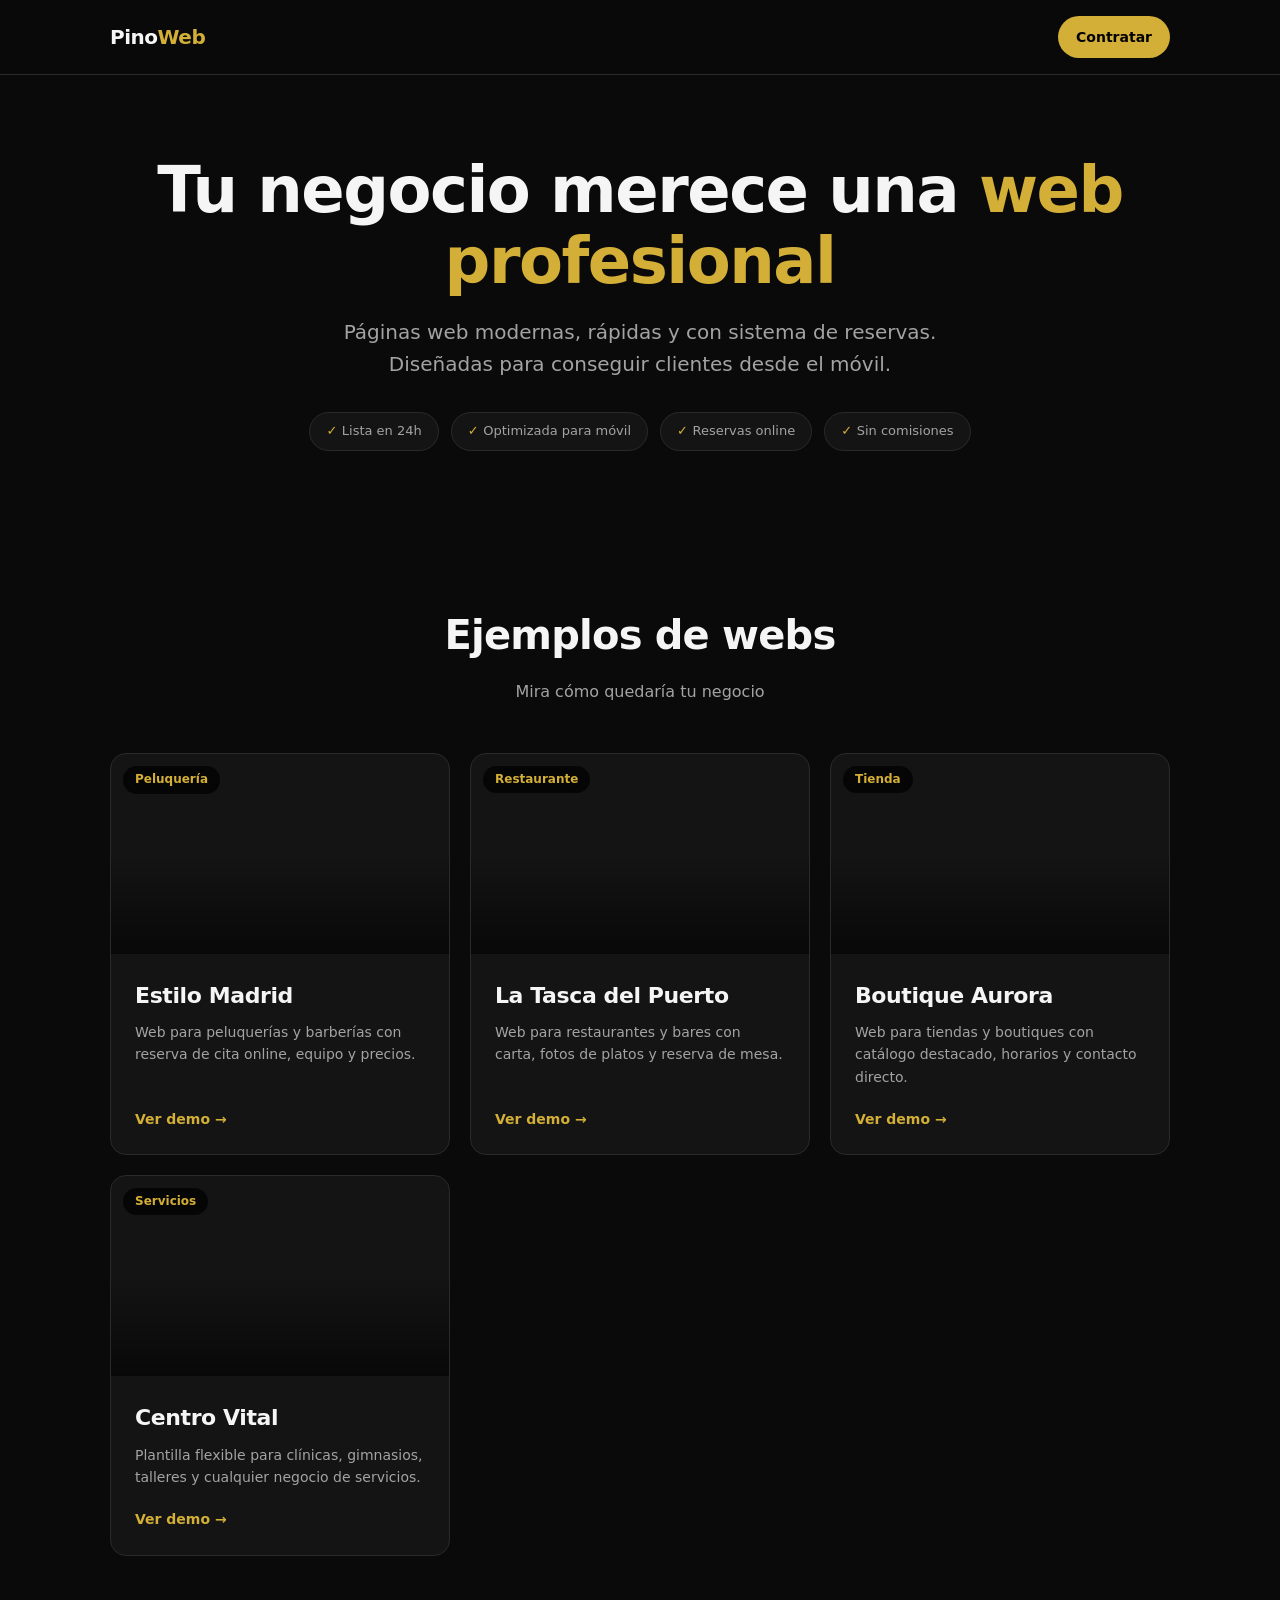
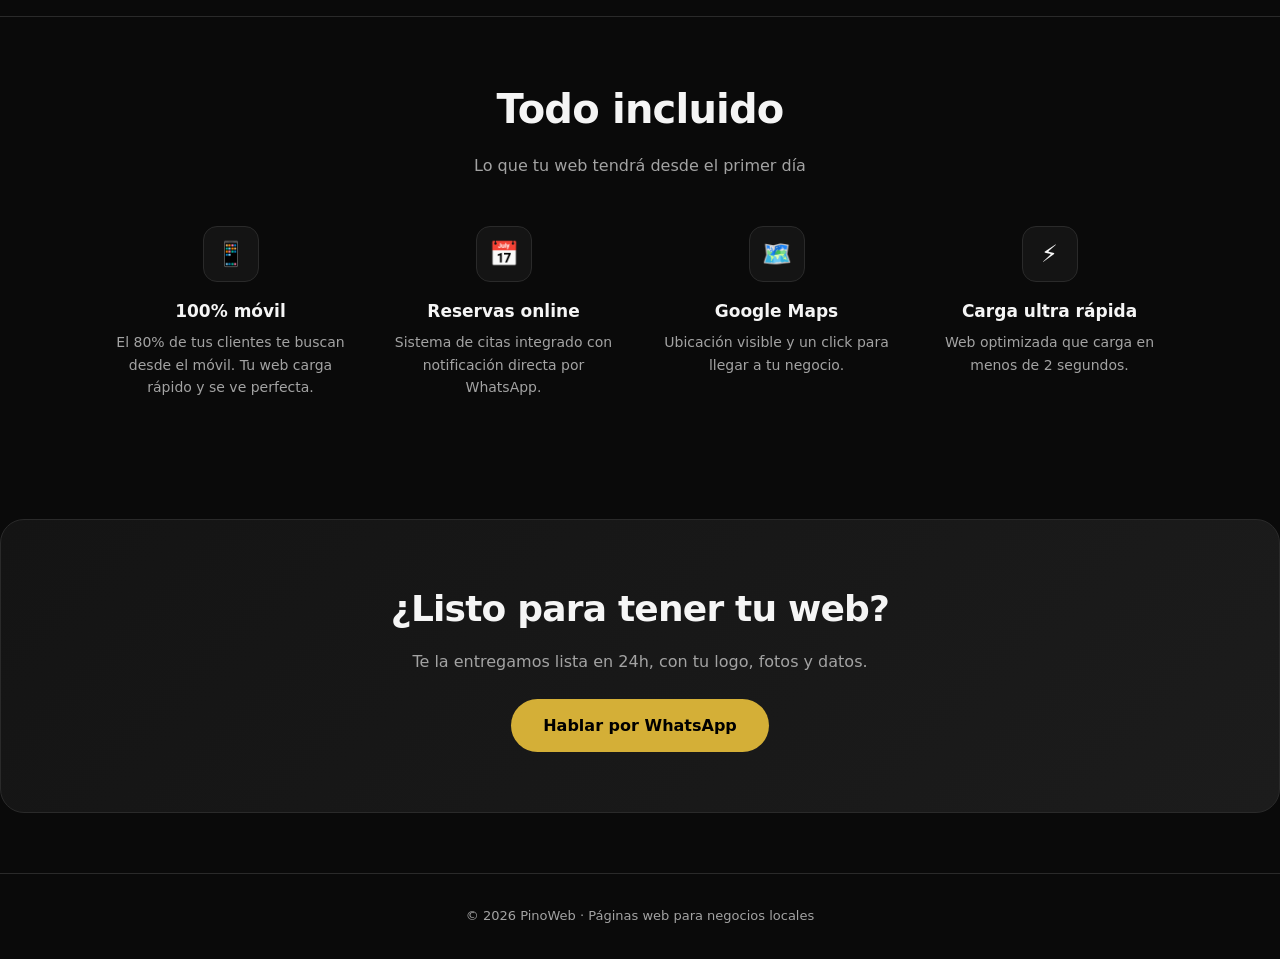
<file: index.html>
<!DOCTYPE html>
<html lang="es">
<head>
<meta charset="UTF-8">
<meta name="viewport" content="width=device-width, initial-scale=1.0">
<title>Pino Web · Páginas web para negocios locales</title>
<meta name="description" content="Páginas web modernas, rápidas y con reservas para tu negocio local. Listas en 24h.">
<style>
  * { box-sizing: border-box; margin: 0; padding: 0; }
  :root {
    --bg: #0a0a0a;
    --surface: #141414;
    --surface-2: #1c1c1c;
    --text: #f5f5f5;
    --text-dim: #a3a3a3;
    --accent: #d4af37;
    --accent-2: #f4c842;
    --border: #2a2a2a;
    --radius: 16px;
  }
  html { scroll-behavior: smooth; }
  body {
    font-family: -apple-system, BlinkMacSystemFont, 'Segoe UI', system-ui, sans-serif;
    background: var(--bg);
    color: var(--text);
    line-height: 1.6;
    -webkit-font-smoothing: antialiased;
  }
  .container { max-width: 1100px; margin: 0 auto; padding: 0 20px; }

  /* NAV */
  nav {
    position: sticky; top: 0; z-index: 100;
    background: rgba(10,10,10,0.85);
    backdrop-filter: blur(12px);
    border-bottom: 1px solid var(--border);
    padding: 16px 0;
  }
  nav .container { display: flex; justify-content: space-between; align-items: center; }
  .logo { font-weight: 800; font-size: 20px; letter-spacing: -0.5px; }
  .logo span { color: var(--accent); }
  .nav-cta {
    background: var(--accent); color: #000;
    padding: 10px 18px; border-radius: 100px;
    text-decoration: none; font-weight: 600; font-size: 14px;
    transition: transform 0.2s;
  }
  .nav-cta:hover { transform: translateY(-1px); }

  /* HERO */
  .hero { padding: 80px 0 60px; text-align: center; }
  .hero h1 {
    font-size: clamp(36px, 6vw, 64px);
    font-weight: 800;
    letter-spacing: -1.5px;
    line-height: 1.1;
    margin-bottom: 20px;
  }
  .hero h1 span { color: var(--accent); }
  .hero p {
    font-size: clamp(16px, 2vw, 20px);
    color: var(--text-dim);
    max-width: 600px;
    margin: 0 auto 32px;
  }
  .badges { display: flex; gap: 12px; justify-content: center; flex-wrap: wrap; margin-bottom: 32px; }
  .badge {
    background: var(--surface); border: 1px solid var(--border);
    padding: 8px 16px; border-radius: 100px;
    font-size: 13px; color: var(--text-dim);
  }
  .badge::before { content: "✓ "; color: var(--accent); font-weight: 700; }

  /* TEMPLATES GRID */
  .templates { padding: 60px 0; }
  .section-title {
    font-size: clamp(28px, 4vw, 40px);
    font-weight: 700;
    letter-spacing: -0.8px;
    margin-bottom: 12px;
    text-align: center;
  }
  .section-sub {
    color: var(--text-dim);
    text-align: center;
    margin-bottom: 48px;
  }
  .grid {
    display: grid;
    grid-template-columns: repeat(auto-fit, minmax(280px, 1fr));
    gap: 20px;
  }
  .card {
    background: var(--surface);
    border: 1px solid var(--border);
    border-radius: var(--radius);
    overflow: hidden;
    text-decoration: none;
    color: inherit;
    display: flex; flex-direction: column;
    transition: transform 0.25s, border-color 0.25s;
  }
  .card:hover {
    transform: translateY(-4px);
    border-color: var(--accent);
  }
  .card-img {
    height: 200px;
    background-size: cover; background-position: center;
    position: relative;
  }
  .card-img::after {
    content: "";
    position: absolute; inset: 0;
    background: linear-gradient(180deg, transparent 50%, rgba(0,0,0,0.6));
  }
  .card-tag {
    position: absolute; top: 12px; left: 12px;
    background: rgba(0,0,0,0.7); backdrop-filter: blur(8px);
    color: var(--accent);
    padding: 4px 12px; border-radius: 100px;
    font-size: 12px; font-weight: 600;
    z-index: 1;
  }
  .card-body { padding: 24px; flex: 1; display: flex; flex-direction: column; }
  .card h3 { font-size: 22px; margin-bottom: 8px; letter-spacing: -0.4px; }
  .card p { color: var(--text-dim); font-size: 14px; margin-bottom: 20px; flex: 1; }
  .card-link {
    color: var(--accent); font-weight: 600; font-size: 14px;
    display: inline-flex; align-items: center; gap: 6px;
  }

  /* FEATURES */
  .features { padding: 60px 0; border-top: 1px solid var(--border); }
  .feat-grid {
    display: grid; grid-template-columns: repeat(auto-fit, minmax(220px, 1fr));
    gap: 32px;
  }
  .feat { text-align: center; }
  .feat-icon {
    width: 56px; height: 56px;
    background: var(--surface);
    border: 1px solid var(--border);
    border-radius: 14px;
    display: flex; align-items: center; justify-content: center;
    margin: 0 auto 16px;
    font-size: 24px;
  }
  .feat h4 { margin-bottom: 6px; font-size: 17px; }
  .feat p { color: var(--text-dim); font-size: 14px; }

  /* CTA */
  .cta-section {
    margin: 60px 0;
    padding: 60px 32px;
    background: linear-gradient(135deg, var(--surface) 0%, var(--surface-2) 100%);
    border: 1px solid var(--border);
    border-radius: 24px;
    text-align: center;
  }
  .cta-section h2 {
    font-size: clamp(28px, 4vw, 36px);
    margin-bottom: 12px;
    letter-spacing: -0.8px;
  }
  .cta-section p { color: var(--text-dim); margin-bottom: 24px; }
  .btn-primary {
    display: inline-block;
    background: var(--accent); color: #000;
    padding: 14px 32px; border-radius: 100px;
    text-decoration: none; font-weight: 700;
    transition: transform 0.2s;
  }
  .btn-primary:hover { transform: translateY(-2px); }

  footer {
    padding: 32px 0;
    border-top: 1px solid var(--border);
    color: var(--text-dim);
    font-size: 13px;
    text-align: center;
  }
</style>
</head>
<body>

<nav>
  <div class="container">
    <div class="logo">Pino<span>Web</span></div>
    <a href="#contacto" class="nav-cta">Contratar</a>
  </div>
</nav>

<header class="hero">
  <div class="container">
    <h1>Tu negocio merece una <span>web profesional</span></h1>
    <p>Páginas web modernas, rápidas y con sistema de reservas. Diseñadas para conseguir clientes desde el móvil.</p>
    <div class="badges">
      <span class="badge">Lista en 24h</span>
      <span class="badge">Optimizada para móvil</span>
      <span class="badge">Reservas online</span>
      <span class="badge">Sin comisiones</span>
    </div>
  </div>
</header>

<section class="templates">
  <div class="container">
    <h2 class="section-title">Ejemplos de webs</h2>
    <p class="section-sub">Mira cómo quedaría tu negocio</p>
    <div class="grid">

      <a href="templates/peluqueria/" class="card">
        <div class="card-img" style="background-image: url('https://images.unsplash.com/photo-1503951914875-452162b0f3f1?w=800&q=80');">
          <span class="card-tag">Peluquería</span>
        </div>
        <div class="card-body">
          <h3>Estilo Madrid</h3>
          <p>Web para peluquerías y barberías con reserva de cita online, equipo y precios.</p>
          <span class="card-link">Ver demo →</span>
        </div>
      </a>

      <a href="templates/restaurante/" class="card">
        <div class="card-img" style="background-image: url('https://images.unsplash.com/photo-1517248135467-4c7edcad34c4?w=800&q=80');">
          <span class="card-tag">Restaurante</span>
        </div>
        <div class="card-body">
          <h3>La Tasca del Puerto</h3>
          <p>Web para restaurantes y bares con carta, fotos de platos y reserva de mesa.</p>
          <span class="card-link">Ver demo →</span>
        </div>
      </a>

      <a href="templates/tienda/" class="card">
        <div class="card-img" style="background-image: url('https://images.unsplash.com/photo-1441984904996-e0b6ba687e04?w=800&q=80');">
          <span class="card-tag">Tienda</span>
        </div>
        <div class="card-body">
          <h3>Boutique Aurora</h3>
          <p>Web para tiendas y boutiques con catálogo destacado, horarios y contacto directo.</p>
          <span class="card-link">Ver demo →</span>
        </div>
      </a>

      <a href="templates/servicios/" class="card">
        <div class="card-img" style="background-image: url('https://images.unsplash.com/photo-1571019613454-1cb2f99b2d8b?w=800&q=80');">
          <span class="card-tag">Servicios</span>
        </div>
        <div class="card-body">
          <h3>Centro Vital</h3>
          <p>Plantilla flexible para clínicas, gimnasios, talleres y cualquier negocio de servicios.</p>
          <span class="card-link">Ver demo →</span>
        </div>
      </a>

    </div>
  </div>
</section>

<section class="features">
  <div class="container">
    <h2 class="section-title">Todo incluido</h2>
    <p class="section-sub">Lo que tu web tendrá desde el primer día</p>
    <div class="feat-grid">
      <div class="feat">
        <div class="feat-icon">📱</div>
        <h4>100% móvil</h4>
        <p>El 80% de tus clientes te buscan desde el móvil. Tu web carga rápido y se ve perfecta.</p>
      </div>
      <div class="feat">
        <div class="feat-icon">📅</div>
        <h4>Reservas online</h4>
        <p>Sistema de citas integrado con notificación directa por WhatsApp.</p>
      </div>
      <div class="feat">
        <div class="feat-icon">🗺️</div>
        <h4>Google Maps</h4>
        <p>Ubicación visible y un click para llegar a tu negocio.</p>
      </div>
      <div class="feat">
        <div class="feat-icon">⚡</div>
        <h4>Carga ultra rápida</h4>
        <p>Web optimizada que carga en menos de 2 segundos.</p>
      </div>
    </div>
  </div>
</section>

<section class="cta-section" id="contacto">
  <div class="container">
    <h2>¿Listo para tener tu web?</h2>
    <p>Te la entregamos lista en 24h, con tu logo, fotos y datos.</p>
    <a href="https://wa.me/34600000000?text=Hola%2C%20me%20interesa%20una%20p%C3%A1gina%20web%20para%20mi%20negocio" class="btn-primary">Hablar por WhatsApp</a>
  </div>
</section>

<footer>
  <div class="container">
    © <span id="year"></span> PinoWeb · Páginas web para negocios locales
  </div>
</footer>

<script>
  document.getElementById('year').textContent = new Date().getFullYear();
</script>

</body>
</html>
</file>
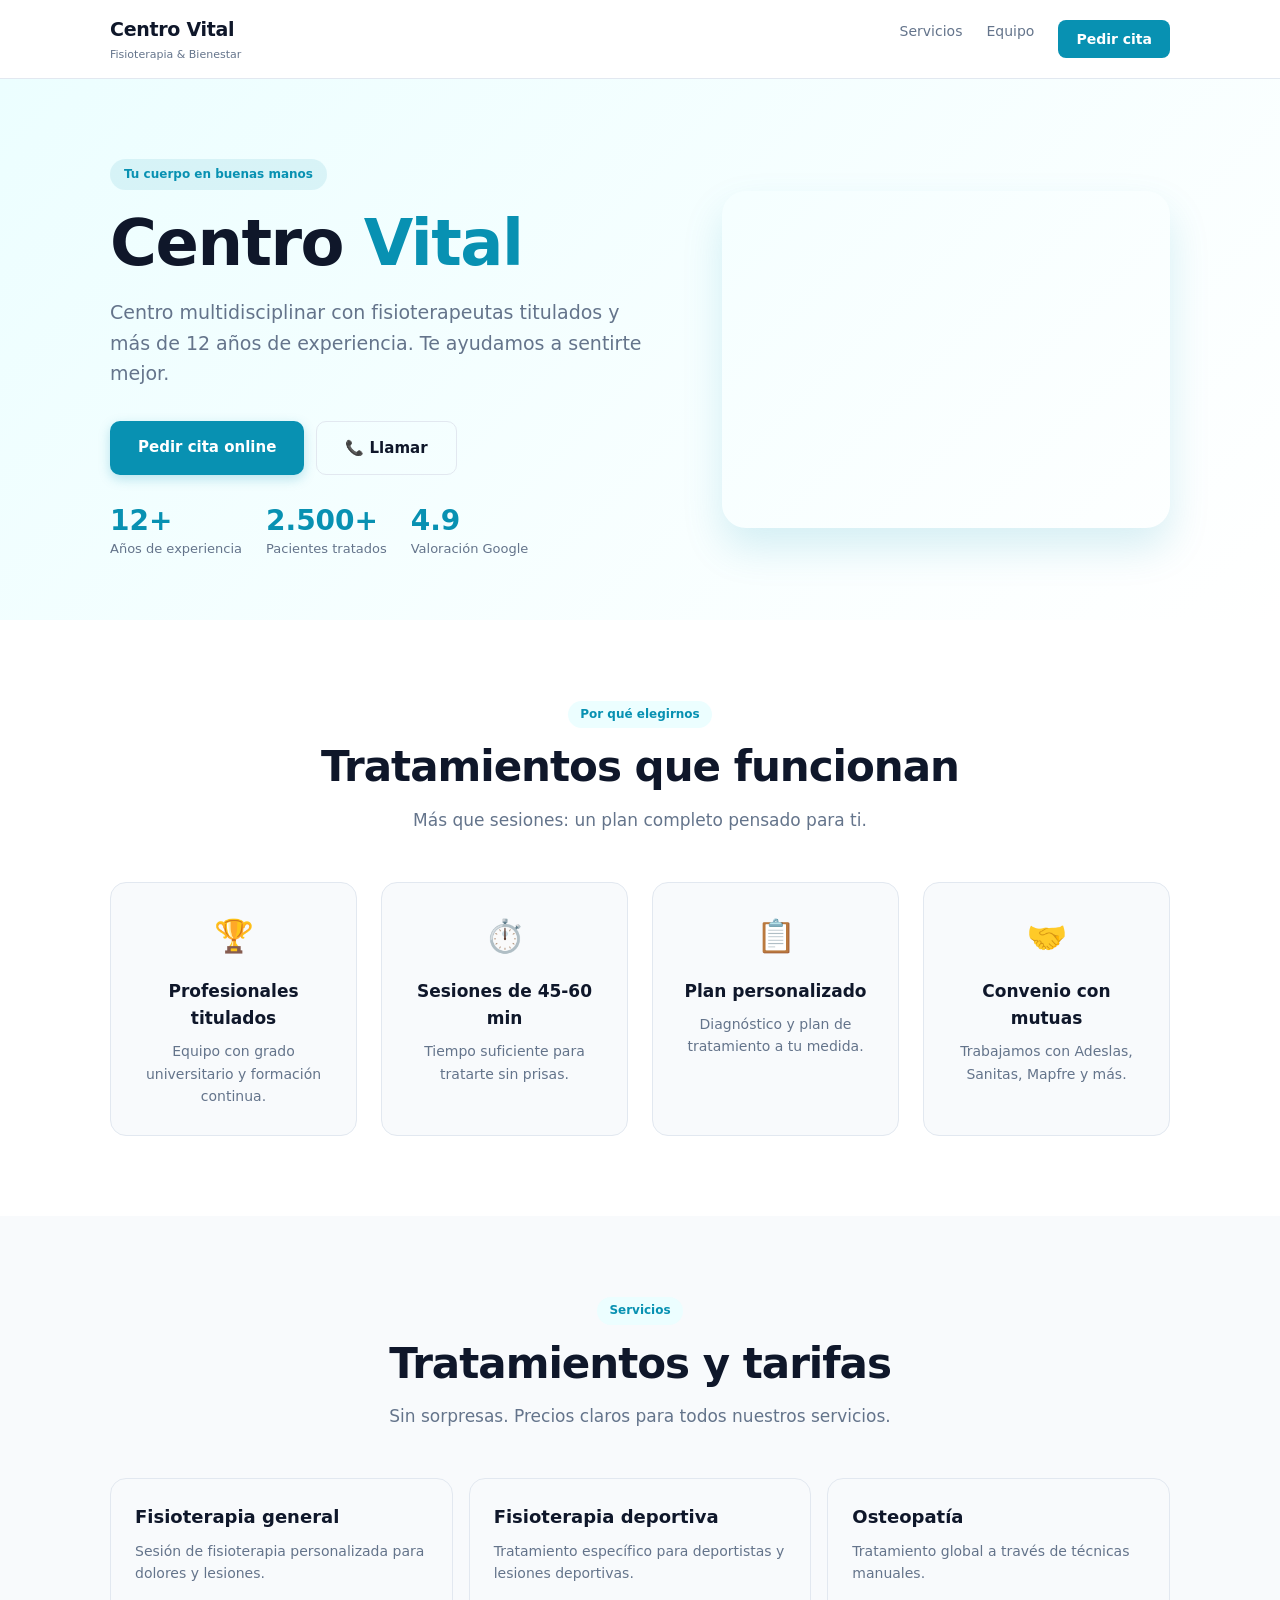
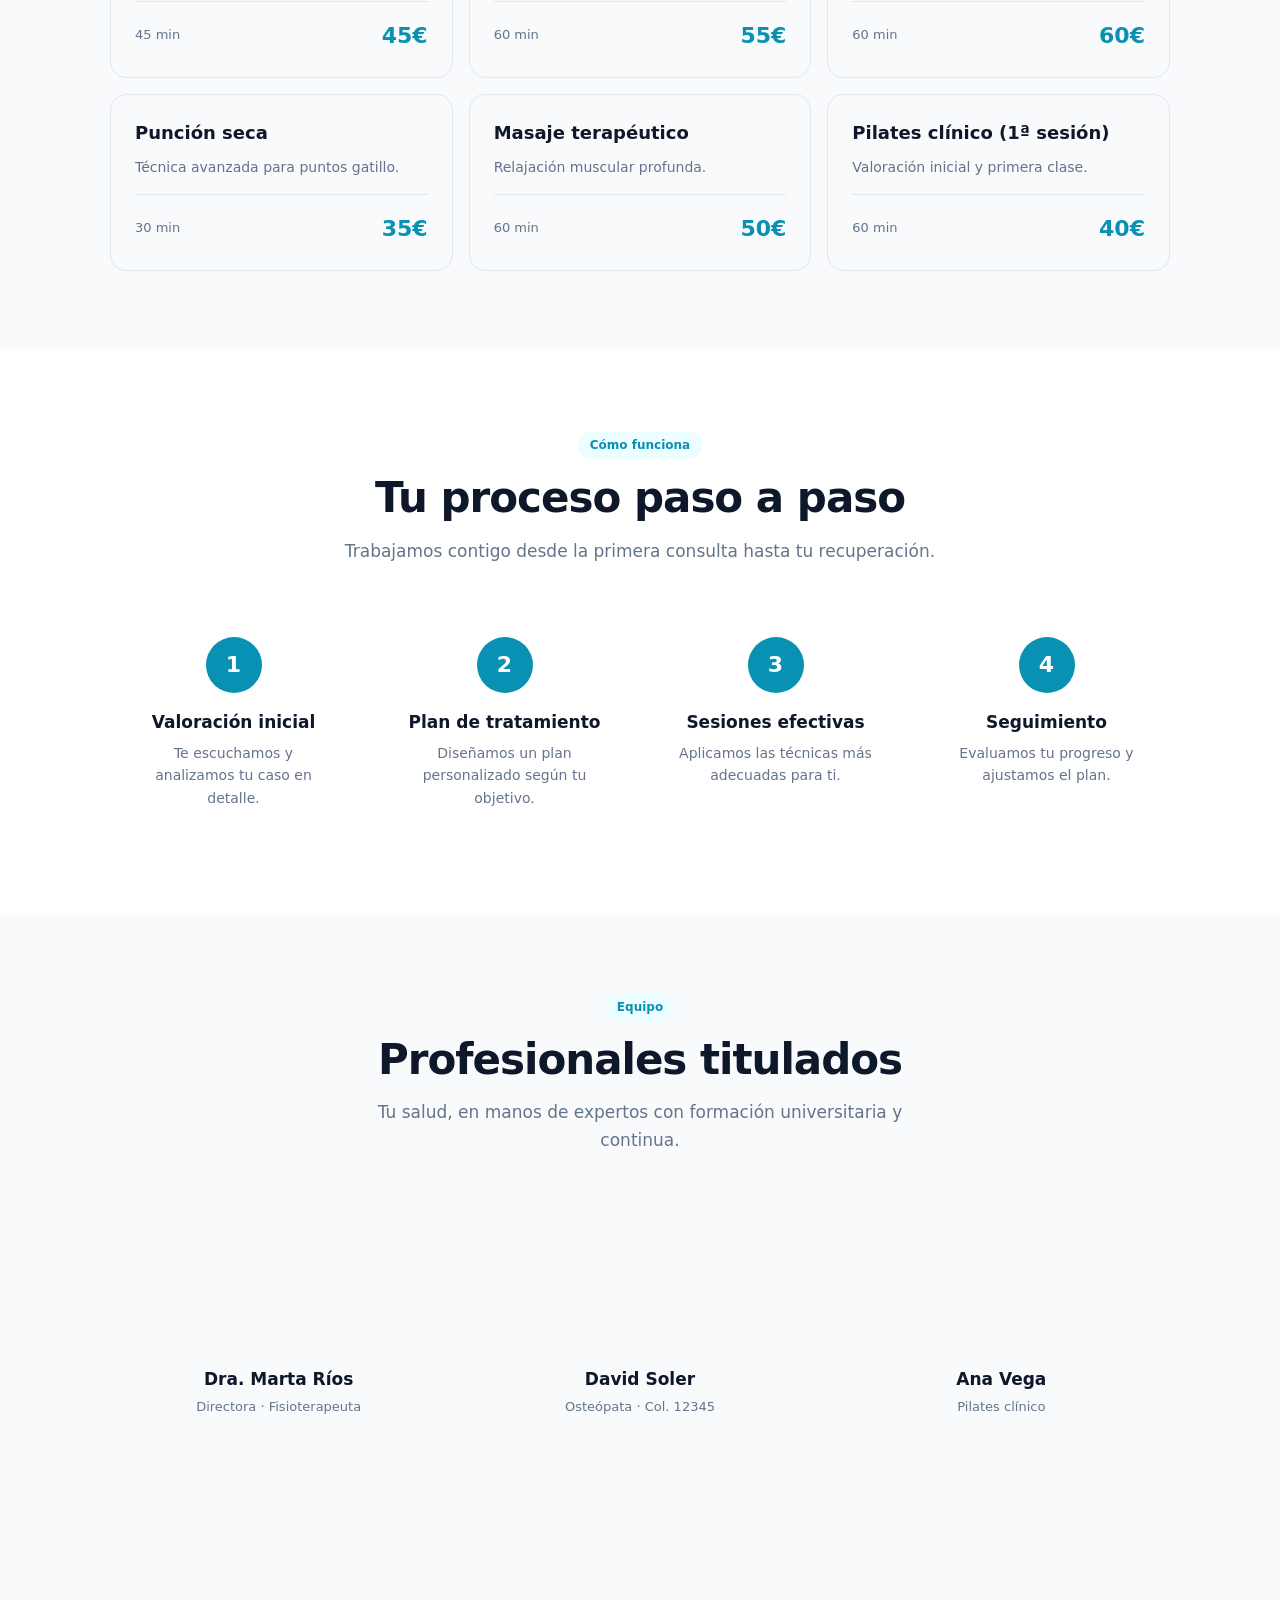
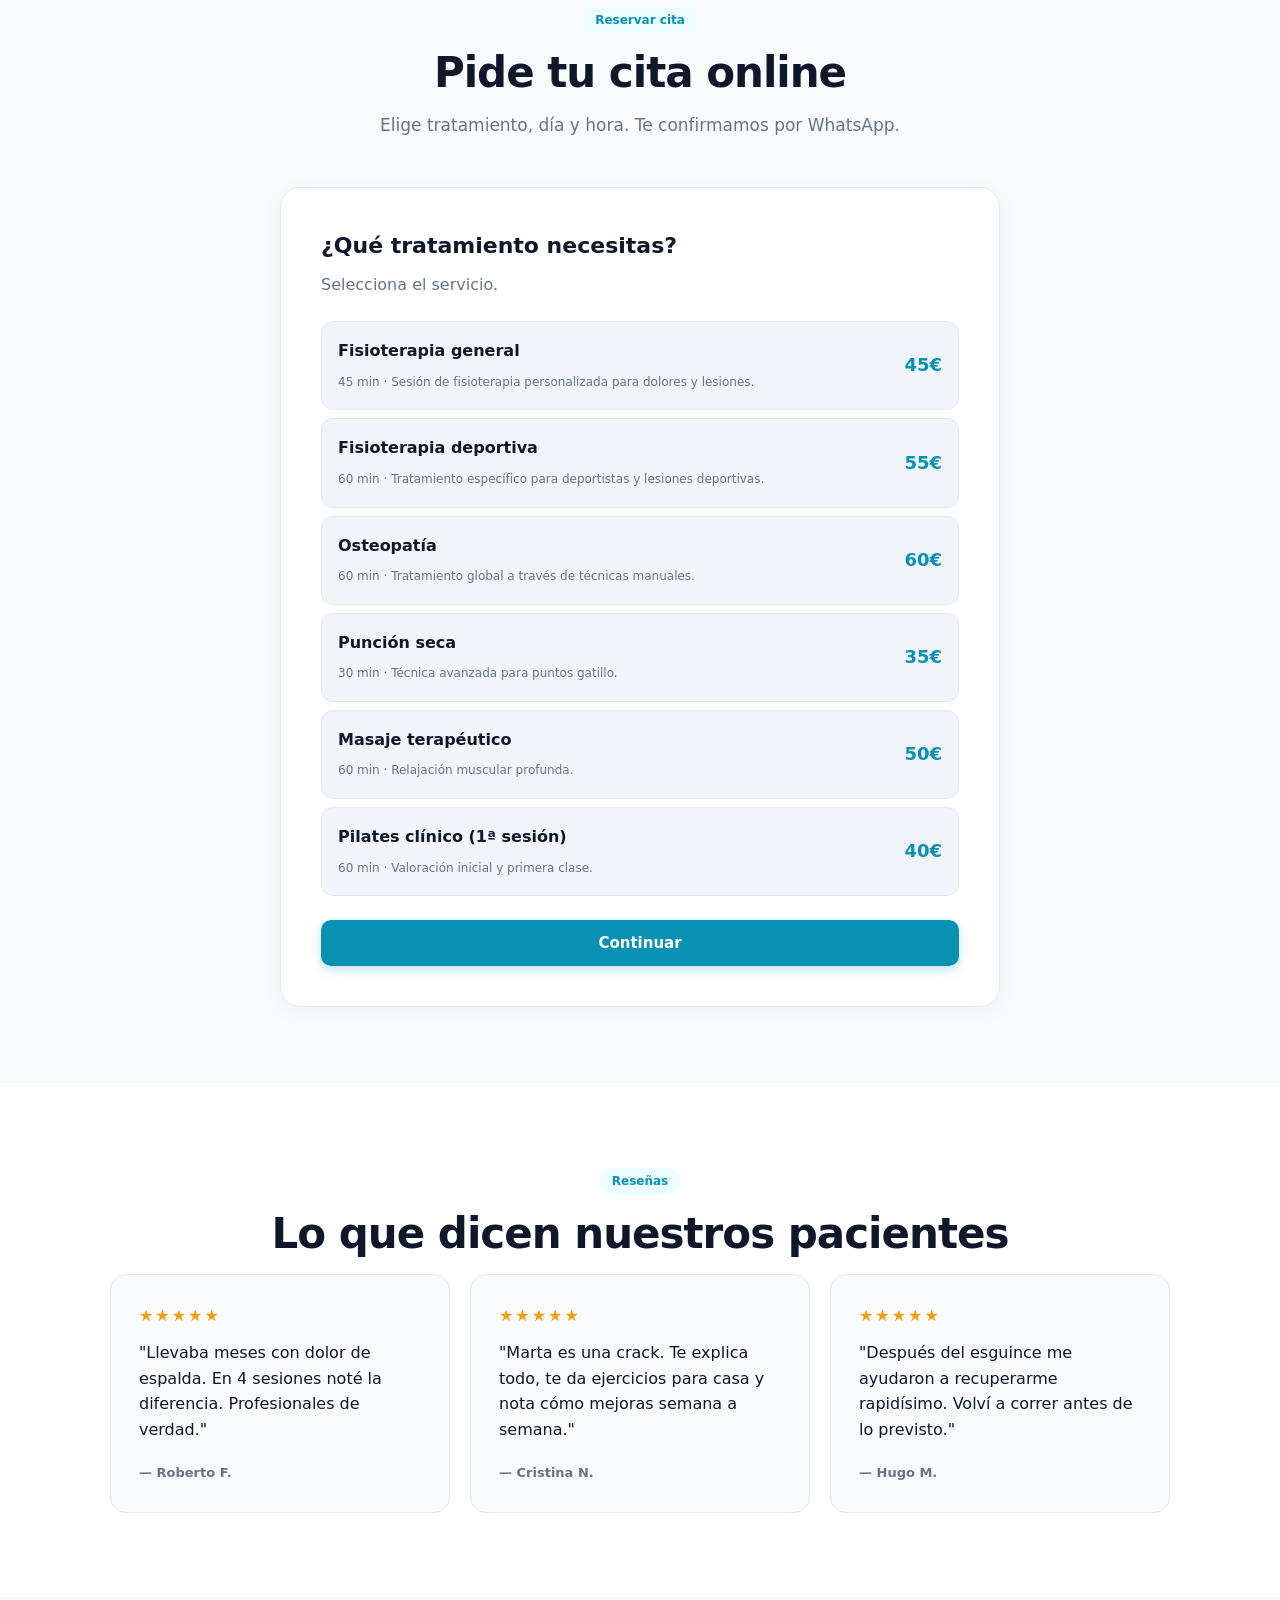
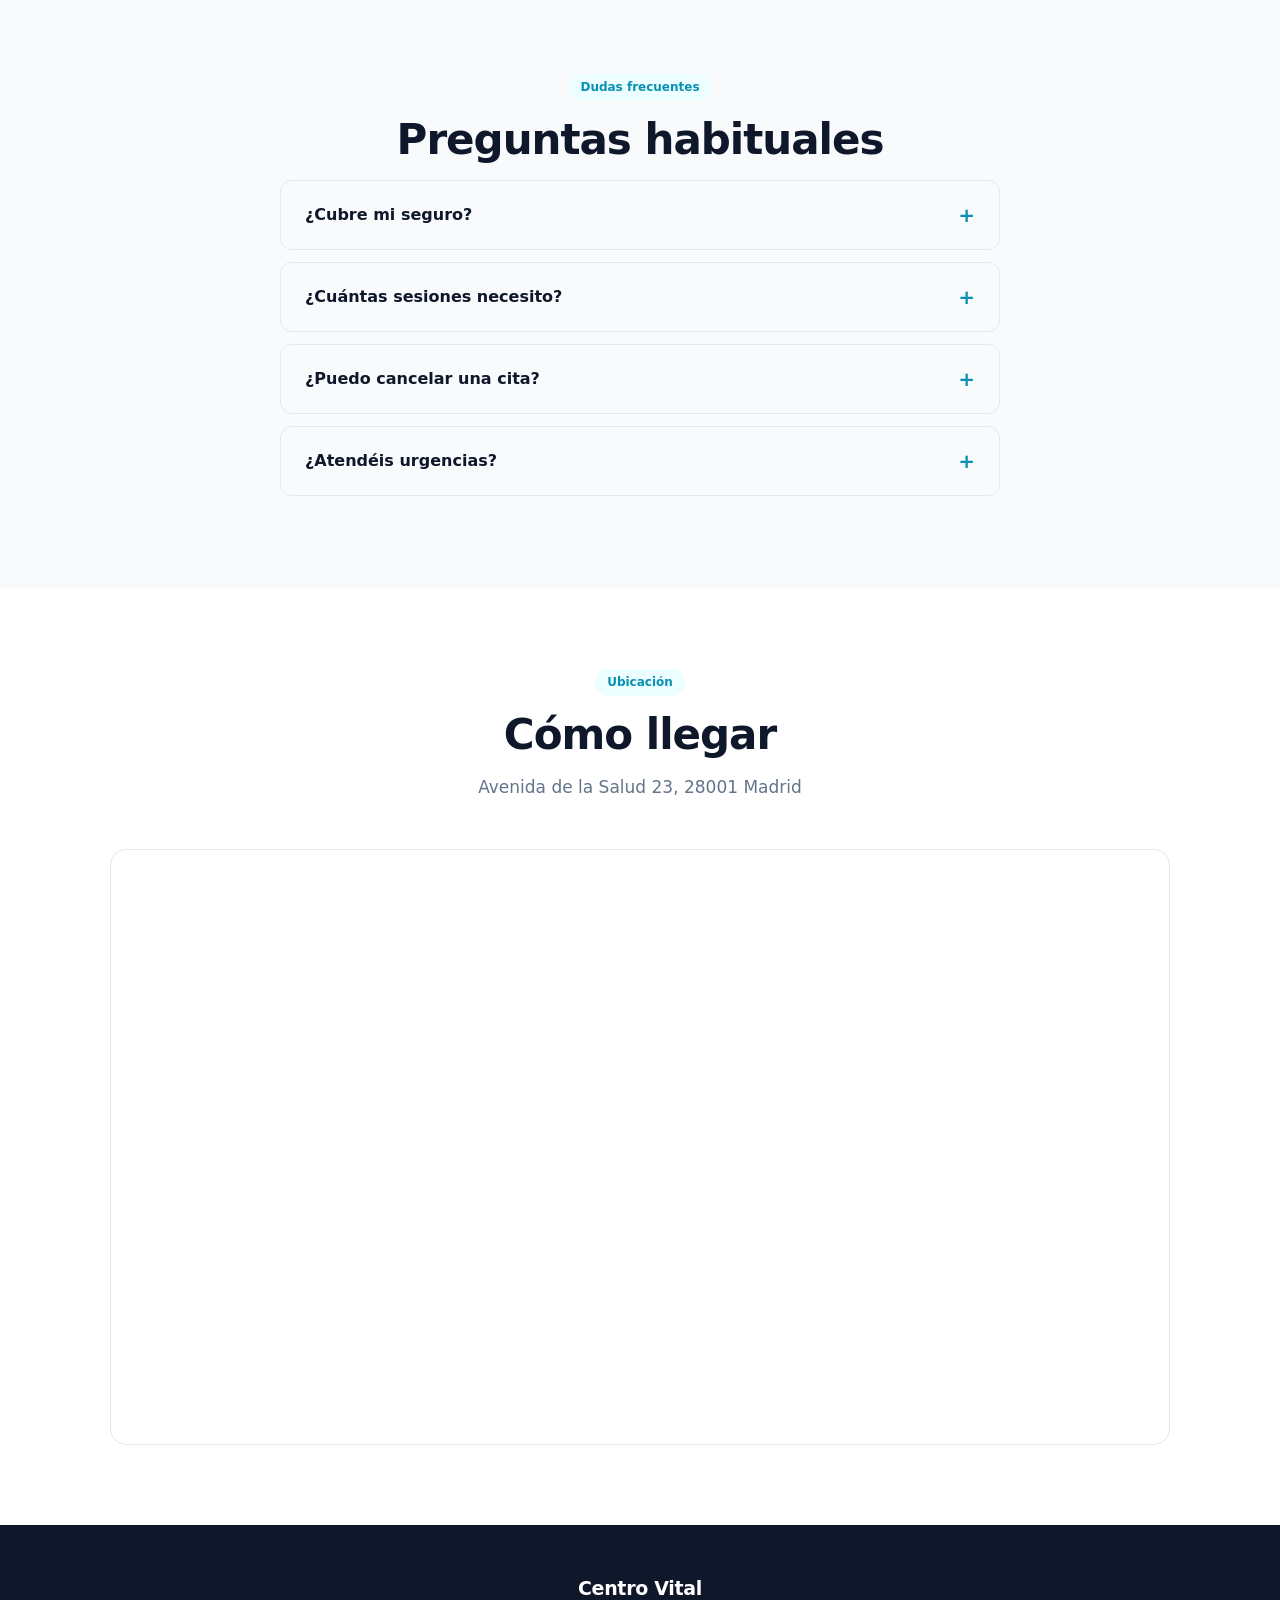
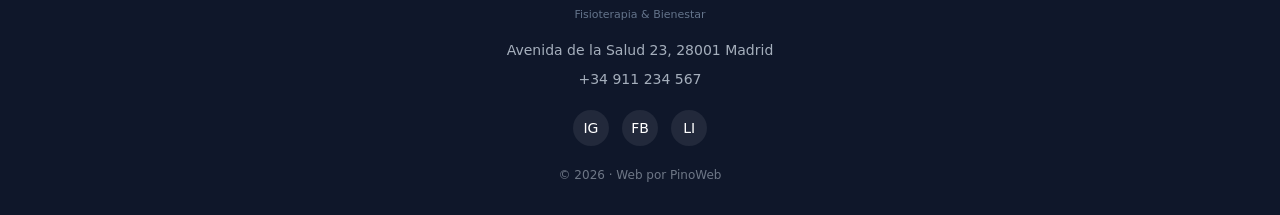
<file: templates/servicios/index.html>
<!DOCTYPE html>
<html lang="es">
<head>
<meta charset="UTF-8">
<meta name="viewport" content="width=device-width, initial-scale=1.0">
<title>Centro Vital · Fisioterapia y bienestar</title>
<meta name="description" content="Centro de fisioterapia y bienestar. Pide cita online en 30 segundos.">

<!--
  ╔══════════════════════════════════════════════════════════════╗
  ║  CONFIGURACIÓN DEL NEGOCIO                                   ║
  ║  Plantilla flexible para: clínicas, gimnasios, talleres,     ║
  ║  estéticas, dentistas, fisios, abogados, etc.                ║
  ╚══════════════════════════════════════════════════════════════╝
-->

<script>
const CONFIG = {
  nombre: "Centro Vital",
  subtitulo: "Fisioterapia & Bienestar",
  eslogan: "Tu cuerpo en buenas manos",
  descripcion: "Centro multidisciplinar con fisioterapeutas titulados y más de 12 años de experiencia. Te ayudamos a sentirte mejor.",

  telefono: "+34 911 234 567",
  whatsapp: "34600000000",
  email: "info@centrovital.es",
  direccion: "Avenida de la Salud 23, 28001 Madrid",
  mapaEmbed: "https://www.google.com/maps/embed?pb=!1m18!1m12!1m3!1d3037.7!2d-3.7099!3d40.4156!2m3!1f0!2f0!3f0!3m2!1i1024!2i768!4f13.1!3m3!1m2!1s0x0%3A0x0!2zNDDCsDI0JzU2LjIiTiAzwrA0MiczNS43Ilc!5e0!3m2!1ses!2ses!4v1234567890",

  horario: {
    lunes:     { abierto: true,  desde: "09:00", hasta: "20:00" },
    martes:    { abierto: true,  desde: "09:00", hasta: "20:00" },
    miercoles: { abierto: true,  desde: "09:00", hasta: "20:00" },
    jueves:    { abierto: true,  desde: "09:00", hasta: "20:00" },
    viernes:   { abierto: true,  desde: "09:00", hasta: "19:00" },
    sabado:    { abierto: true,  desde: "10:00", hasta: "14:00" },
    domingo:   { abierto: false }
  },

  // === SERVICIOS ===
  servicios: [
    { id: "fisio-general", nombre: "Fisioterapia general",      duracion: 45, precio: 45, descripcion: "Sesión de fisioterapia personalizada para dolores y lesiones." },
    { id: "fisio-deport",  nombre: "Fisioterapia deportiva",    duracion: 60, precio: 55, descripcion: "Tratamiento específico para deportistas y lesiones deportivas." },
    { id: "osteopatia",    nombre: "Osteopatía",                duracion: 60, precio: 60, descripcion: "Tratamiento global a través de técnicas manuales." },
    { id: "punc-seca",     nombre: "Punción seca",              duracion: 30, precio: 35, descripcion: "Técnica avanzada para puntos gatillo." },
    { id: "masaje",        nombre: "Masaje terapéutico",        duracion: 60, precio: 50, descripcion: "Relajación muscular profunda." },
    { id: "pilates",       nombre: "Pilates clínico (1ª sesión)", duracion: 60, precio: 40, descripcion: "Valoración inicial y primera clase." }
  ],
  slotMinutos: 30,

  // === BENEFICIOS / POR QUÉ NOSOTROS ===
  beneficios: [
    { icono: "🏆", titulo: "Profesionales titulados", descripcion: "Equipo con grado universitario y formación continua." },
    { icono: "⏱️", titulo: "Sesiones de 45-60 min",  descripcion: "Tiempo suficiente para tratarte sin prisas." },
    { icono: "📋", titulo: "Plan personalizado",      descripcion: "Diagnóstico y plan de tratamiento a tu medida." },
    { icono: "🤝", titulo: "Convenio con mutuas",     descripcion: "Trabajamos con Adeslas, Sanitas, Mapfre y más." }
  ],

  // === EQUIPO ===
  equipo: [
    { nombre: "Dra. Marta Ríos",    rol: "Directora · Fisioterapeuta", foto: "https://images.unsplash.com/photo-1559839734-2b71ea197ec2?w=400&q=80" },
    { nombre: "David Soler",        rol: "Osteópata · Col. 12345",      foto: "https://images.unsplash.com/photo-1612349317150-e413f6a5b16d?w=400&q=80" },
    { nombre: "Ana Vega",           rol: "Pilates clínico",             foto: "https://images.unsplash.com/photo-1573497019940-1c28c88b4f3e?w=400&q=80" }
  ],

  // === PROCESO ===
  proceso: [
    { num: 1, titulo: "Valoración inicial",  descripcion: "Te escuchamos y analizamos tu caso en detalle." },
    { num: 2, titulo: "Plan de tratamiento", descripcion: "Diseñamos un plan personalizado según tu objetivo." },
    { num: 3, titulo: "Sesiones efectivas",  descripcion: "Aplicamos las técnicas más adecuadas para ti." },
    { num: 4, titulo: "Seguimiento",         descripcion: "Evaluamos tu progreso y ajustamos el plan." }
  ],

  // === FAQs ===
  faqs: [
    { p: "¿Cubre mi seguro?", r: "Trabajamos con Adeslas, Sanitas, DKV, Mapfre y otras. Llámanos para confirmar." },
    { p: "¿Cuántas sesiones necesito?", r: "Depende de cada caso. En la primera valoración te damos una estimación realista." },
    { p: "¿Puedo cancelar una cita?", r: "Sí, sin coste si avisas con 24h de antelación." },
    { p: "¿Atendéis urgencias?", r: "Sí, resérvanos por WhatsApp y te buscamos hueco lo antes posible." }
  ],

  fotoHero: "https://images.unsplash.com/photo-1571019613454-1cb2f99b2d8b?w=1600&q=80",

  colorAccent: "#0891b2",
  colorAccent2: "#67e8f9",

  resenas: [
    { autor: "Roberto F.", estrellas: 5, texto: "Llevaba meses con dolor de espalda. En 4 sesiones noté la diferencia. Profesionales de verdad." },
    { autor: "Cristina N.", estrellas: 5, texto: "Marta es una crack. Te explica todo, te da ejercicios para casa y nota cómo mejoras semana a semana." },
    { autor: "Hugo M.",    estrellas: 5, texto: "Después del esguince me ayudaron a recuperarme rapidísimo. Volví a correr antes de lo previsto." }
  ]
};
</script>

<style>
  * { box-sizing: border-box; margin: 0; padding: 0; }
  :root {
    --bg: #ffffff;
    --surface: #f8fafc;
    --surface-2: #f1f5f9;
    --text: #0f172a;
    --text-dim: #64748b;
    --accent: #0891b2;
    --accent-2: #67e8f9;
    --accent-soft: #ecfeff;
    --border: #e2e8f0;
    --success: #16a34a;
  }
  html { scroll-behavior: smooth; }
  body {
    font-family: -apple-system, BlinkMacSystemFont, 'Segoe UI', system-ui, sans-serif;
    background: var(--bg); color: var(--text);
    line-height: 1.6; -webkit-font-smoothing: antialiased;
    padding-bottom: 80px;
  }
  img { max-width: 100%; display: block; }
  a { color: var(--accent); text-decoration: none; }
  .container { max-width: 1100px; margin: 0 auto; padding: 0 20px; }

  nav {
    position: sticky; top: 0; z-index: 50;
    background: rgba(255,255,255,0.95);
    backdrop-filter: blur(12px);
    border-bottom: 1px solid var(--border);
    padding: 14px 0;
  }
  nav .container { display: flex; justify-content: space-between; align-items: center; }
  .brand-name { font-weight: 800; font-size: 19px; letter-spacing: -0.3px; }
  .brand-sub { font-size: 11px; color: var(--text-dim); margin-top: 2px; }
  .nav-links { display: none; gap: 24px; }
  .nav-links a { color: var(--text-dim); font-size: 14px; }
  .nav-links a:hover { color: var(--accent); }
  .nav-cta { background: var(--accent); color: #fff !important; padding: 8px 18px; border-radius: 8px; font-size: 13px; font-weight: 600; }
  @media (min-width: 768px) { .nav-links { display: flex; } }

  .hero {
    position: relative;
    background: linear-gradient(135deg, var(--accent-soft) 0%, #fff 100%);
    padding: 80px 20px 60px;
    overflow: hidden;
  }
  .hero-grid {
    display: grid; grid-template-columns: 1fr; gap: 48px;
    align-items: center;
  }
  @media (min-width: 900px) { .hero-grid { grid-template-columns: 1.1fr 0.9fr; gap: 64px; } }
  .hero-tag {
    display: inline-block;
    background: rgba(8,145,178,0.1);
    color: var(--accent);
    font-size: 12px; font-weight: 600;
    padding: 6px 14px; border-radius: 100px;
    margin-bottom: 20px;
  }
  .hero h1 {
    font-size: clamp(36px, 6vw, 64px);
    font-weight: 800; line-height: 1.05;
    letter-spacing: -1.5px;
    margin-bottom: 20px;
  }
  .hero h1 span { color: var(--accent); }
  .hero-desc { font-size: clamp(16px, 2vw, 19px); color: var(--text-dim); margin-bottom: 32px; }
  .hero-actions { display: flex; gap: 12px; flex-wrap: wrap; }
  .btn {
    display: inline-block;
    background: var(--accent); color: #fff;
    padding: 14px 28px; border-radius: 10px;
    font-weight: 600; font-size: 15px;
    transition: transform 0.2s, box-shadow 0.2s, background 0.2s;
    border: none; cursor: pointer; font-family: inherit;
    box-shadow: 0 4px 12px rgba(8,145,178,0.25);
  }
  .btn:hover { transform: translateY(-2px); background: #0e7490; }
  .btn-ghost {
    background: transparent; color: var(--text);
    border: 1px solid var(--border);
    box-shadow: none;
  }
  .btn-ghost:hover { background: var(--surface); border-color: var(--accent); color: var(--accent); }
  .hero-img {
    aspect-ratio: 4/3;
    background-size: cover; background-position: center;
    border-radius: 24px;
    box-shadow: 0 20px 40px rgba(8,145,178,0.15);
  }
  .hero-stats {
    display: flex; gap: 24px;
    margin-top: 32px;
  }
  .hero-stat strong { display: block; font-size: 28px; font-weight: 800; color: var(--accent); line-height: 1; }
  .hero-stat span { font-size: 13px; color: var(--text-dim); }

  section { padding: 80px 0; }
  .section-tag { display: inline-block; background: var(--accent-soft); color: var(--accent); font-size: 12px; font-weight: 600; padding: 4px 12px; border-radius: 100px; margin-bottom: 16px; }
  .section-title { font-size: clamp(28px, 4.5vw, 42px); font-weight: 800; letter-spacing: -1px; margin-bottom: 16px; line-height: 1.1; }
  .section-sub { color: var(--text-dim); max-width: 600px; margin-bottom: 48px; font-size: 17px; }
  .center { text-align: center; }
  .center .section-sub { margin-left: auto; margin-right: auto; }

  /* BENEFICIOS */
  .beneficios-grid {
    display: grid;
    grid-template-columns: repeat(auto-fit, minmax(220px, 1fr));
    gap: 24px;
  }
  .beneficio {
    background: var(--surface);
    border-radius: 16px;
    padding: 28px;
    border: 1px solid var(--border);
    transition: transform 0.2s, box-shadow 0.2s;
  }
  .beneficio:hover { transform: translateY(-4px); box-shadow: 0 12px 24px rgba(8,145,178,0.08); }
  .beneficio-icon { font-size: 32px; margin-bottom: 16px; }
  .beneficio h4 { font-size: 17px; margin-bottom: 8px; }
  .beneficio p { color: var(--text-dim); font-size: 14px; }

  /* SERVICIOS */
  .servicios-grid {
    display: grid;
    grid-template-columns: repeat(auto-fit, minmax(280px, 1fr));
    gap: 16px;
  }
  .servicio-card {
    background: var(--surface);
    border: 1px solid var(--border);
    border-radius: 16px;
    padding: 24px;
    transition: border-color 0.2s, transform 0.2s;
  }
  .servicio-card:hover { border-color: var(--accent); }
  .servicio-card h4 { font-size: 18px; margin-bottom: 8px; }
  .servicio-card p { color: var(--text-dim); font-size: 14px; margin-bottom: 16px; }
  .servicio-meta { display: flex; justify-content: space-between; align-items: center; padding-top: 16px; border-top: 1px solid var(--border); }
  .servicio-meta .precio { color: var(--accent); font-weight: 800; font-size: 22px; }
  .servicio-meta .duracion { color: var(--text-dim); font-size: 13px; }

  /* PROCESO */
  .proceso-grid {
    display: grid;
    grid-template-columns: repeat(auto-fit, minmax(220px, 1fr));
    gap: 24px;
    counter-reset: paso;
  }
  .paso { text-align: center; padding: 24px; }
  .paso-num {
    width: 56px; height: 56px;
    background: var(--accent);
    color: #fff;
    border-radius: 50%;
    display: flex; align-items: center; justify-content: center;
    font-size: 22px; font-weight: 800;
    margin: 0 auto 16px;
  }
  .paso h4 { font-size: 17px; margin-bottom: 6px; }
  .paso p { color: var(--text-dim); font-size: 14px; }

  /* EQUIPO */
  .equipo-grid {
    display: grid;
    grid-template-columns: repeat(auto-fit, minmax(220px, 1fr));
    gap: 24px;
  }
  .miembro {
    background: var(--surface);
    border-radius: 16px;
    padding: 28px;
    text-align: center;
  }
  .miembro-foto {
    width: 120px; height: 120px;
    border-radius: 50%;
    margin: 0 auto 16px;
    background-size: cover; background-position: center;
  }
  .miembro h4 { font-size: 17px; margin-bottom: 4px; }
  .miembro p { color: var(--text-dim); font-size: 13px; }

  /* RESERVA */
  .reserva-section { background: var(--surface); }
  .reserva-card {
    background: var(--bg);
    border-radius: 20px;
    padding: 40px;
    max-width: 720px;
    margin: 0 auto;
    border: 1px solid var(--border);
    box-shadow: 0 4px 24px rgba(0,0,0,0.04);
  }
  @media (max-width: 600px) { .reserva-card { padding: 24px; } }
  .reserva-step { display: none; }
  .reserva-step.active { display: block; animation: fade 0.3s; }
  @keyframes fade { from { opacity: 0; } to { opacity: 1; } }
  .step-title { font-size: 22px; font-weight: 700; margin-bottom: 8px; }
  .step-sub { color: var(--text-dim); margin-bottom: 24px; }

  .service-options { display: grid; gap: 8px; }
  .service-option {
    background: var(--surface-2);
    border: 1px solid var(--border);
    border-radius: 12px;
    padding: 16px;
    cursor: pointer;
    display: flex; justify-content: space-between; align-items: center;
    transition: all 0.2s;
    gap: 16px;
  }
  .service-option:hover, .service-option.selected {
    border-color: var(--accent);
    background: var(--accent-soft);
  }
  .service-option strong { display: block; margin-bottom: 4px; }
  .service-option small { color: var(--text-dim); font-size: 12px; }
  .service-option .precio { color: var(--accent); font-weight: 800; font-size: 18px; flex-shrink: 0; }

  .days-wrap { display: flex; gap: 8px; overflow-x: auto; padding-bottom: 8px; }
  .day-btn {
    flex-shrink: 0;
    background: var(--surface-2);
    border: 1px solid var(--border);
    border-radius: 12px;
    padding: 12px 14px;
    cursor: pointer;
    text-align: center;
    min-width: 70px;
    color: var(--text);
    transition: all 0.2s;
  }
  .day-btn:hover:not(.disabled) { border-color: var(--accent); }
  .day-btn.selected { background: var(--accent); color: #fff; border-color: var(--accent); }
  .day-btn.disabled { opacity: 0.3; cursor: not-allowed; }
  .day-btn .dia-num { display: block; font-size: 22px; font-weight: 800; }
  .day-btn .dia-nombre { display: block; font-size: 11px; text-transform: uppercase; }
  .day-btn .dia-mes { display: block; font-size: 10px; opacity: 0.7; }

  .slots {
    display: grid;
    grid-template-columns: repeat(auto-fill, minmax(80px, 1fr));
    gap: 8px;
    margin-top: 16px;
  }
  .slot {
    background: var(--surface-2);
    border: 1px solid var(--border);
    border-radius: 8px;
    padding: 10px;
    text-align: center;
    cursor: pointer;
    font-size: 14px;
    color: var(--text);
    transition: all 0.2s;
  }
  .slot:hover:not(.disabled) { border-color: var(--accent); }
  .slot.selected { background: var(--accent); color: #fff; border-color: var(--accent); font-weight: 700; }
  .slot.disabled { opacity: 0.25; cursor: not-allowed; }
  .no-slots { color: var(--text-dim); text-align: center; padding: 24px; font-size: 14px; }

  .form-row { margin-bottom: 16px; }
  .form-row label { display: block; margin-bottom: 6px; font-size: 13px; color: var(--text-dim); font-weight: 600; }
  .form-row input, .form-row textarea {
    width: 100%;
    background: var(--surface);
    border: 1px solid var(--border);
    border-radius: 10px;
    padding: 12px 14px;
    color: var(--text);
    font-size: 15px;
    font-family: inherit;
  }
  .form-row input:focus, .form-row textarea:focus { outline: none; border-color: var(--accent); }

  .resumen { background: var(--accent-soft); border-radius: 12px; padding: 20px; margin: 16px 0; }
  .resumen-row { display: flex; justify-content: space-between; padding: 6px 0; font-size: 14px; }
  .resumen-row span:first-child { color: var(--text-dim); }
  .resumen-row span:last-child { font-weight: 600; }
  .resumen-total { color: var(--accent) !important; font-size: 18px !important; font-weight: 800 !important; }

  .step-actions { display: flex; gap: 12px; margin-top: 24px; flex-wrap: wrap; }
  .step-actions .btn { flex: 1; min-width: 140px; }

  .reserva-ok { text-align: center; padding: 32px 16px; }
  .reserva-ok .check {
    width: 80px; height: 80px;
    background: var(--success); color: #fff;
    border-radius: 50%;
    display: flex; align-items: center; justify-content: center;
    font-size: 40px;
    margin: 0 auto 24px;
    animation: pop 0.4s;
  }
  @keyframes pop { 0% { transform: scale(0); } 70% { transform: scale(1.15); } 100% { transform: scale(1); } }

  /* RESEÑAS */
  .resenas-grid {
    display: grid;
    grid-template-columns: repeat(auto-fit, minmax(280px, 1fr));
    gap: 20px;
  }
  .resena {
    background: var(--surface);
    border-radius: 16px;
    padding: 28px;
    border: 1px solid var(--border);
  }
  .estrellas { color: #f59e0b; font-size: 16px; margin-bottom: 12px; letter-spacing: 2px; }
  .resena p { color: var(--text); margin-bottom: 16px; line-height: 1.6; }
  .resena strong { color: var(--text-dim); font-size: 13px; font-weight: 600; }

  /* FAQ */
  .faq { max-width: 720px; margin: 0 auto; }
  .faq-item {
    background: var(--surface);
    border: 1px solid var(--border);
    border-radius: 12px;
    margin-bottom: 12px;
    overflow: hidden;
  }
  .faq-q {
    padding: 18px 24px;
    cursor: pointer;
    display: flex; justify-content: space-between; align-items: center;
    font-weight: 600;
    transition: background 0.2s;
  }
  .faq-q:hover { background: var(--surface-2); }
  .faq-q::after { content: "+"; color: var(--accent); font-size: 20px; transition: transform 0.2s; }
  .faq-item.open .faq-q::after { transform: rotate(45deg); }
  .faq-r {
    max-height: 0; overflow: hidden;
    transition: max-height 0.3s, padding 0.3s;
    color: var(--text-dim);
    padding: 0 24px;
  }
  .faq-item.open .faq-r { max-height: 300px; padding: 0 24px 18px; }

  /* MAPA */
  .mapa-wrap {
    border-radius: 16px; overflow: hidden;
    border: 1px solid var(--border);
    aspect-ratio: 16/9;
  }
  .mapa-wrap iframe { width: 100%; height: 100%; border: 0; }

  /* STICKY MOBILE */
  .sticky-cta {
    position: fixed; bottom: 0; left: 0; right: 0; z-index: 40;
    background: #fff;
    border-top: 1px solid var(--border);
    padding: 12px 16px;
    display: flex; gap: 8px;
    box-shadow: 0 -4px 12px rgba(0,0,0,0.05);
  }
  .sticky-cta .btn { flex: 1; padding: 14px; font-size: 15px; }
  .sticky-cta .btn-call {
    background: var(--surface-2); color: var(--text);
    box-shadow: none;
    flex: 0 0 60px;
  }
  @media (min-width: 900px) { .sticky-cta { display: none; } body { padding-bottom: 0; } }

  footer {
    background: var(--text); color: #cbd5e1;
    padding: 48px 0 24px; text-align: center;
  }
  footer .brand-name { color: #fff; }
  footer p { font-size: 14px; margin: 6px 0; opacity: 0.8; }
  footer .social { margin: 20px 0; }
  footer .social a {
    display: inline-block;
    width: 36px; height: 36px;
    background: rgba(255,255,255,0.08);
    border-radius: 50%;
    line-height: 36px;
    margin: 0 4px;
    color: #fff;
    font-size: 14px;
  }
  .legal { font-size: 12px; opacity: 0.5; margin-top: 16px; }
</style>
</head>
<body>

<nav>
  <div class="container">
    <div>
      <div class="brand-name" id="brand-name"></div>
      <div class="brand-sub" id="brand-sub"></div>
    </div>
    <div class="nav-links">
      <a href="#servicios">Servicios</a>
      <a href="#equipo">Equipo</a>
      <a href="#reservar" class="nav-cta">Pedir cita</a>
    </div>
  </div>
</nav>

<header class="hero">
  <div class="container">
    <div class="hero-grid">
      <div>
        <div class="hero-tag" id="hero-tag"></div>
        <h1 id="hero-name"></h1>
        <p class="hero-desc" id="hero-desc"></p>
        <div class="hero-actions">
          <a href="#reservar" class="btn">Pedir cita online</a>
          <a href="#" class="btn btn-ghost" id="hero-call">📞 Llamar</a>
        </div>
        <div class="hero-stats">
          <div class="hero-stat">
            <strong>12+</strong>
            <span>Años de experiencia</span>
          </div>
          <div class="hero-stat">
            <strong>2.500+</strong>
            <span>Pacientes tratados</span>
          </div>
          <div class="hero-stat">
            <strong>4.9</strong>
            <span>Valoración Google</span>
          </div>
        </div>
      </div>
      <div class="hero-img" id="hero-img"></div>
    </div>
  </div>
</header>

<section>
  <div class="container center">
    <div class="section-tag">Por qué elegirnos</div>
    <h2 class="section-title">Tratamientos que funcionan</h2>
    <p class="section-sub">Más que sesiones: un plan completo pensado para ti.</p>
    <div class="beneficios-grid" id="beneficios-grid"></div>
  </div>
</section>

<section id="servicios" style="background: var(--surface);">
  <div class="container">
    <div class="center">
      <div class="section-tag">Servicios</div>
      <h2 class="section-title">Tratamientos y tarifas</h2>
      <p class="section-sub">Sin sorpresas. Precios claros para todos nuestros servicios.</p>
    </div>
    <div class="servicios-grid" id="servicios-grid"></div>
  </div>
</section>

<section>
  <div class="container center">
    <div class="section-tag">Cómo funciona</div>
    <h2 class="section-title">Tu proceso paso a paso</h2>
    <p class="section-sub">Trabajamos contigo desde la primera consulta hasta tu recuperación.</p>
    <div class="proceso-grid" id="proceso-grid"></div>
  </div>
</section>

<section id="equipo" style="background: var(--surface);">
  <div class="container center">
    <div class="section-tag">Equipo</div>
    <h2 class="section-title">Profesionales titulados</h2>
    <p class="section-sub">Tu salud, en manos de expertos con formación universitaria y continua.</p>
    <div class="equipo-grid" id="equipo-grid"></div>
  </div>
</section>

<section id="reservar" class="reserva-section">
  <div class="container">
    <div class="center">
      <div class="section-tag">Reservar cita</div>
      <h2 class="section-title">Pide tu cita online</h2>
      <p class="section-sub">Elige tratamiento, día y hora. Te confirmamos por WhatsApp.</p>
    </div>

    <div class="reserva-card">

      <div class="reserva-step active" data-step="1">
        <div class="step-title">¿Qué tratamiento necesitas?</div>
        <p class="step-sub">Selecciona el servicio.</p>
        <div class="service-options" id="service-options"></div>
        <div class="step-actions">
          <button class="btn" id="to-step-2" disabled>Continuar</button>
        </div>
      </div>

      <div class="reserva-step" data-step="2">
        <div class="step-title">Elige día y hora</div>
        <p class="step-sub">Próximos 14 días disponibles.</p>
        <div class="days-wrap" id="days-wrap"></div>
        <div class="slots" id="slots"></div>
        <div class="step-actions">
          <button class="btn btn-ghost" data-back="1">Atrás</button>
          <button class="btn" id="to-step-3" disabled>Continuar</button>
        </div>
      </div>

      <div class="reserva-step" data-step="3">
        <div class="step-title">Tus datos</div>
        <p class="step-sub">Solo para confirmar la cita.</p>
        <div class="form-row">
          <label>Nombre completo</label>
          <input type="text" id="cli-nombre" placeholder="Tu nombre">
        </div>
        <div class="form-row">
          <label>Teléfono</label>
          <input type="tel" id="cli-tel" placeholder="600 000 000">
        </div>
        <div class="form-row">
          <label>Motivo o consulta (opcional)</label>
          <textarea id="cli-notas" rows="2" placeholder="Cuéntanos brevemente tu caso"></textarea>
        </div>
        <div class="resumen" id="resumen"></div>
        <div class="step-actions">
          <button class="btn btn-ghost" data-back="2">Atrás</button>
          <button class="btn" id="confirmar-reserva">Confirmar cita</button>
        </div>
      </div>

      <div class="reserva-step" data-step="4">
        <div class="reserva-ok">
          <div class="check">✓</div>
          <h3 style="font-size: 26px; margin-bottom: 12px;">¡Cita reservada!</h3>
          <p style="color: var(--text-dim); margin-bottom: 24px;">
            Te confirmaremos por WhatsApp en breve.<br>
            <strong style="color: var(--text);" id="ok-fecha"></strong>
          </p>
          <a href="#" class="btn" id="ok-whatsapp" target="_blank">Avisar al centro</a>
        </div>
      </div>

    </div>
  </div>
</section>

<section>
  <div class="container">
    <div class="center">
      <div class="section-tag">Reseñas</div>
      <h2 class="section-title">Lo que dicen nuestros pacientes</h2>
    </div>
    <div class="resenas-grid" id="resenas-grid"></div>
  </div>
</section>

<section style="background: var(--surface);">
  <div class="container">
    <div class="center">
      <div class="section-tag">Dudas frecuentes</div>
      <h2 class="section-title">Preguntas habituales</h2>
    </div>
    <div class="faq" id="faq"></div>
  </div>
</section>

<section>
  <div class="container">
    <div class="center">
      <div class="section-tag">Ubicación</div>
      <h2 class="section-title">Cómo llegar</h2>
      <p class="section-sub" id="mapa-direccion"></p>
    </div>
    <div class="mapa-wrap"><iframe id="mapa-iframe" loading="lazy"></iframe></div>
  </div>
</section>

<footer>
  <div class="container">
    <div class="brand-name" id="footer-name"></div>
    <div class="brand-sub" id="footer-sub"></div>
    <p id="footer-direccion" style="margin-top: 16px;"></p>
    <p id="footer-telefono"></p>
    <div class="social">
      <a href="#">IG</a>
      <a href="#">FB</a>
      <a href="#">LI</a>
    </div>
    <p class="legal">© <span id="year"></span> · Web por <a href="../../" style="color:inherit;">PinoWeb</a></p>
  </div>
</footer>

<div class="sticky-cta">
  <a href="#" class="btn btn-call" id="sticky-call">📞</a>
  <a href="#reservar" class="btn">Pedir cita</a>
</div>

<script>
(function() {
  document.title = CONFIG.nombre + " · " + CONFIG.subtitulo;
  ['brand-name','footer-name'].forEach(id => document.getElementById(id).textContent = CONFIG.nombre);
  ['brand-sub','footer-sub'].forEach(id => document.getElementById(id).textContent = CONFIG.subtitulo);
  document.getElementById('hero-tag').textContent = CONFIG.eslogan;
  document.getElementById('hero-name').innerHTML = CONFIG.nombre.replace(/\s(\S+)$/, ' <span>$1</span>');
  document.getElementById('hero-desc').textContent = CONFIG.descripcion;
  document.getElementById('hero-img').style.backgroundImage = `url('${CONFIG.fotoHero}')`;
  document.getElementById('footer-direccion').textContent = CONFIG.direccion;
  document.getElementById('footer-telefono').textContent = CONFIG.telefono;
  document.getElementById('mapa-direccion').textContent = CONFIG.direccion;
  document.getElementById('mapa-iframe').src = CONFIG.mapaEmbed;
  document.getElementById('year').textContent = new Date().getFullYear();
  const tel = "tel:" + CONFIG.telefono.replace(/\s/g, '');
  document.getElementById('sticky-call').href = tel;
  document.getElementById('hero-call').href = tel;

  const root = document.documentElement;
  root.style.setProperty('--accent', CONFIG.colorAccent);
  root.style.setProperty('--accent-2', CONFIG.colorAccent2);

  // Beneficios
  const bg = document.getElementById('beneficios-grid');
  CONFIG.beneficios.forEach(b => {
    const div = document.createElement('div');
    div.className = 'beneficio';
    div.innerHTML = `
      <div class="beneficio-icon">${b.icono}</div>
      <h4>${b.titulo}</h4>
      <p>${b.descripcion}</p>
    `;
    bg.appendChild(div);
  });

  // Servicios
  const sg = document.getElementById('servicios-grid');
  CONFIG.servicios.forEach(s => {
    const div = document.createElement('div');
    div.className = 'servicio-card';
    div.innerHTML = `
      <h4>${s.nombre}</h4>
      <p>${s.descripcion}</p>
      <div class="servicio-meta">
        <span class="duracion">${s.duracion} min</span>
        <span class="precio">${s.precio}€</span>
      </div>
    `;
    sg.appendChild(div);
  });

  // Proceso
  const pg = document.getElementById('proceso-grid');
  CONFIG.proceso.forEach(p => {
    const div = document.createElement('div');
    div.className = 'paso';
    div.innerHTML = `
      <div class="paso-num">${p.num}</div>
      <h4>${p.titulo}</h4>
      <p>${p.descripcion}</p>
    `;
    pg.appendChild(div);
  });

  // Equipo
  const eg = document.getElementById('equipo-grid');
  CONFIG.equipo.forEach(m => {
    const div = document.createElement('div');
    div.className = 'miembro';
    div.innerHTML = `
      <div class="miembro-foto" style="background-image:url('${m.foto}')"></div>
      <h4>${m.nombre}</h4>
      <p>${m.rol}</p>
    `;
    eg.appendChild(div);
  });

  // Reseñas
  const rg = document.getElementById('resenas-grid');
  CONFIG.resenas.forEach(r => {
    const div = document.createElement('div');
    div.className = 'resena';
    div.innerHTML = `
      <div class="estrellas">${'★'.repeat(r.estrellas)}</div>
      <p>"${r.texto}"</p>
      <strong>— ${r.autor}</strong>
    `;
    rg.appendChild(div);
  });

  // FAQs
  const fq = document.getElementById('faq');
  CONFIG.faqs.forEach(f => {
    const div = document.createElement('div');
    div.className = 'faq-item';
    div.innerHTML = `
      <div class="faq-q">${f.p}</div>
      <div class="faq-r">${f.r}</div>
    `;
    div.querySelector('.faq-q').addEventListener('click', () => div.classList.toggle('open'));
    fq.appendChild(div);
  });
})();

const Reserva = {
  servicio: null, fecha: null, hora: null,

  init() {
    this.renderServicios();
    this.renderDias();
    this.bindNav();
  },

  bindNav() {
    document.getElementById('to-step-2').addEventListener('click', () => this.goTo(2));
    document.getElementById('to-step-3').addEventListener('click', () => {
      if (this.fecha && this.hora) { this.renderResumen(); this.goTo(3); }
    });
    document.querySelectorAll('[data-back]').forEach(b => {
      b.addEventListener('click', () => this.goTo(parseInt(b.dataset.back)));
    });
    document.getElementById('confirmar-reserva').addEventListener('click', () => this.confirmar());
  },

  goTo(n) {
    document.querySelectorAll('.reserva-step').forEach(s => s.classList.remove('active'));
    document.querySelector(`[data-step="${n}"]`).classList.add('active');
    document.querySelector('#reservar').scrollIntoView({ behavior: 'smooth', block: 'start' });
  },

  renderServicios() {
    const c = document.getElementById('service-options');
    CONFIG.servicios.forEach(s => {
      const d = document.createElement('div');
      d.className = 'service-option';
      d.innerHTML = `
        <div>
          <strong>${s.nombre}</strong>
          <small>${s.duracion} min · ${s.descripcion}</small>
        </div>
        <span class="precio">${s.precio}€</span>
      `;
      d.addEventListener('click', () => {
        document.querySelectorAll('.service-option').forEach(o => o.classList.remove('selected'));
        d.classList.add('selected');
        this.servicio = s;
        document.getElementById('to-step-2').disabled = false;
      });
      c.appendChild(d);
    });
  },

  renderDias() {
    const wrap = document.getElementById('days-wrap');
    const dias = ['domingo','lunes','martes','miercoles','jueves','viernes','sabado'];
    const diasCorto = ['Dom','Lun','Mar','Mié','Jue','Vie','Sáb'];
    const meses = ['Ene','Feb','Mar','Abr','May','Jun','Jul','Ago','Sep','Oct','Nov','Dic'];
    const hoy = new Date(); hoy.setHours(0,0,0,0);

    for (let i = 0; i < 14; i++) {
      const d = new Date(hoy); d.setDate(d.getDate() + i);
      const h = CONFIG.horario[dias[d.getDay()]];
      const btn = document.createElement('button');
      btn.className = 'day-btn';
      if (!h.abierto) btn.classList.add('disabled');
      btn.innerHTML = `
        <span class="dia-nombre">${diasCorto[d.getDay()]}</span>
        <span class="dia-num">${d.getDate()}</span>
        <span class="dia-mes">${meses[d.getMonth()]}</span>
      `;
      if (h.abierto) {
        btn.addEventListener('click', () => {
          document.querySelectorAll('.day-btn').forEach(b => b.classList.remove('selected'));
          btn.classList.add('selected');
          this.fecha = d; this.hora = null;
          document.getElementById('to-step-3').disabled = true;
          this.renderSlots(d, h);
        });
      }
      wrap.appendChild(btn);
    }
  },

  renderSlots(fecha, horario) {
    const cont = document.getElementById('slots');
    cont.innerHTML = '';
    const [hd, md] = horario.desde.split(':').map(Number);
    const [hh, mh] = horario.hasta.split(':').map(Number);
    const inicio = hd * 60 + md;
    const fin = hh * 60 + mh - (this.servicio?.duracion || 30);
    const step = CONFIG.slotMinutos || 30;

    const ahora = new Date();
    const esHoy = fecha.toDateString() === ahora.toDateString();
    const minutosAhora = ahora.getHours() * 60 + ahora.getMinutes();
    const reservas = this.cargarReservas().filter(r => r.fecha === this.fechaKey(fecha));

    let hayAlguno = false;
    for (let m = inicio; m <= fin; m += step) {
      const hStr = String(Math.floor(m/60)).padStart(2,'0');
      const mStr = String(m%60).padStart(2,'0');
      const hora = `${hStr}:${mStr}`;
      const slot = document.createElement('div');
      slot.className = 'slot'; slot.textContent = hora;

      const pasado = esHoy && m <= minutosAhora;
      const ocupado = reservas.some(r => r.hora === hora);
      if (pasado || ocupado) slot.classList.add('disabled');
      else {
        hayAlguno = true;
        slot.addEventListener('click', () => {
          document.querySelectorAll('.slot').forEach(s => s.classList.remove('selected'));
          slot.classList.add('selected');
          this.hora = hora;
          document.getElementById('to-step-3').disabled = false;
        });
      }
      cont.appendChild(slot);
    }
    if (!hayAlguno) cont.innerHTML = '<div class="no-slots">No hay horas disponibles este día.</div>';
  },

  renderResumen() {
    const fechaStr = this.fecha.toLocaleDateString('es-ES', { weekday: 'long', day: 'numeric', month: 'long' });
    document.getElementById('resumen').innerHTML = `
      <div class="resumen-row"><span>Tratamiento</span><span>${this.servicio.nombre}</span></div>
      <div class="resumen-row"><span>Día</span><span>${fechaStr}</span></div>
      <div class="resumen-row"><span>Hora</span><span>${this.hora}</span></div>
      <div class="resumen-row"><span>Duración</span><span>${this.servicio.duracion} min</span></div>
      <div class="resumen-row"><span>Importe</span><span class="resumen-total">${this.servicio.precio}€</span></div>
    `;
  },

  confirmar() {
    const nombre = document.getElementById('cli-nombre').value.trim();
    const tel = document.getElementById('cli-tel').value.trim();
    const notas = document.getElementById('cli-notas').value.trim();
    if (!nombre || !tel) { alert('Por favor, completa nombre y teléfono.'); return; }
    const reserva = {
      servicio: this.servicio.nombre,
      precio: this.servicio.precio,
      fecha: this.fechaKey(this.fecha),
      hora: this.hora,
      nombre, tel, notas,
      timestamp: new Date().toISOString()
    };
    this.guardarReserva(reserva);
    const fechaStr = this.fecha.toLocaleDateString('es-ES', { weekday: 'long', day: 'numeric', month: 'long' });
    const msg = encodeURIComponent(
      `🩺 NUEVA CITA · ${CONFIG.nombre}\n\n` +
      `👤 ${nombre}\n📞 ${tel}\n\n` +
      `🔹 ${this.servicio.nombre} (${this.servicio.precio}€)\n` +
      `📅 ${fechaStr}\n⏰ ${this.hora}\n` +
      (notas ? `\n📝 ${notas}\n` : '') +
      `\nCita desde la web`
    );
    document.getElementById('ok-whatsapp').href = `https://wa.me/${CONFIG.whatsapp}?text=${msg}`;
    document.getElementById('ok-fecha').textContent = `${fechaStr} a las ${this.hora}`;
    this.goTo(4);
  },

  fechaKey(d) { return `${d.getFullYear()}-${String(d.getMonth()+1).padStart(2,'0')}-${String(d.getDate()).padStart(2,'0')}`; },

  cargarReservas() {
    try { return JSON.parse(localStorage.getItem('reservas_' + location.pathname) || '[]'); }
    catch { return []; }
  },

  guardarReserva(r) {
    const all = this.cargarReservas();
    all.push(r);
    localStorage.setItem('reservas_' + location.pathname, JSON.stringify(all));
    // TODO PRODUCCIÓN: enviar 'r' al backend
  }
};

Reserva.init();
</script>

</body>
</html>
</file>
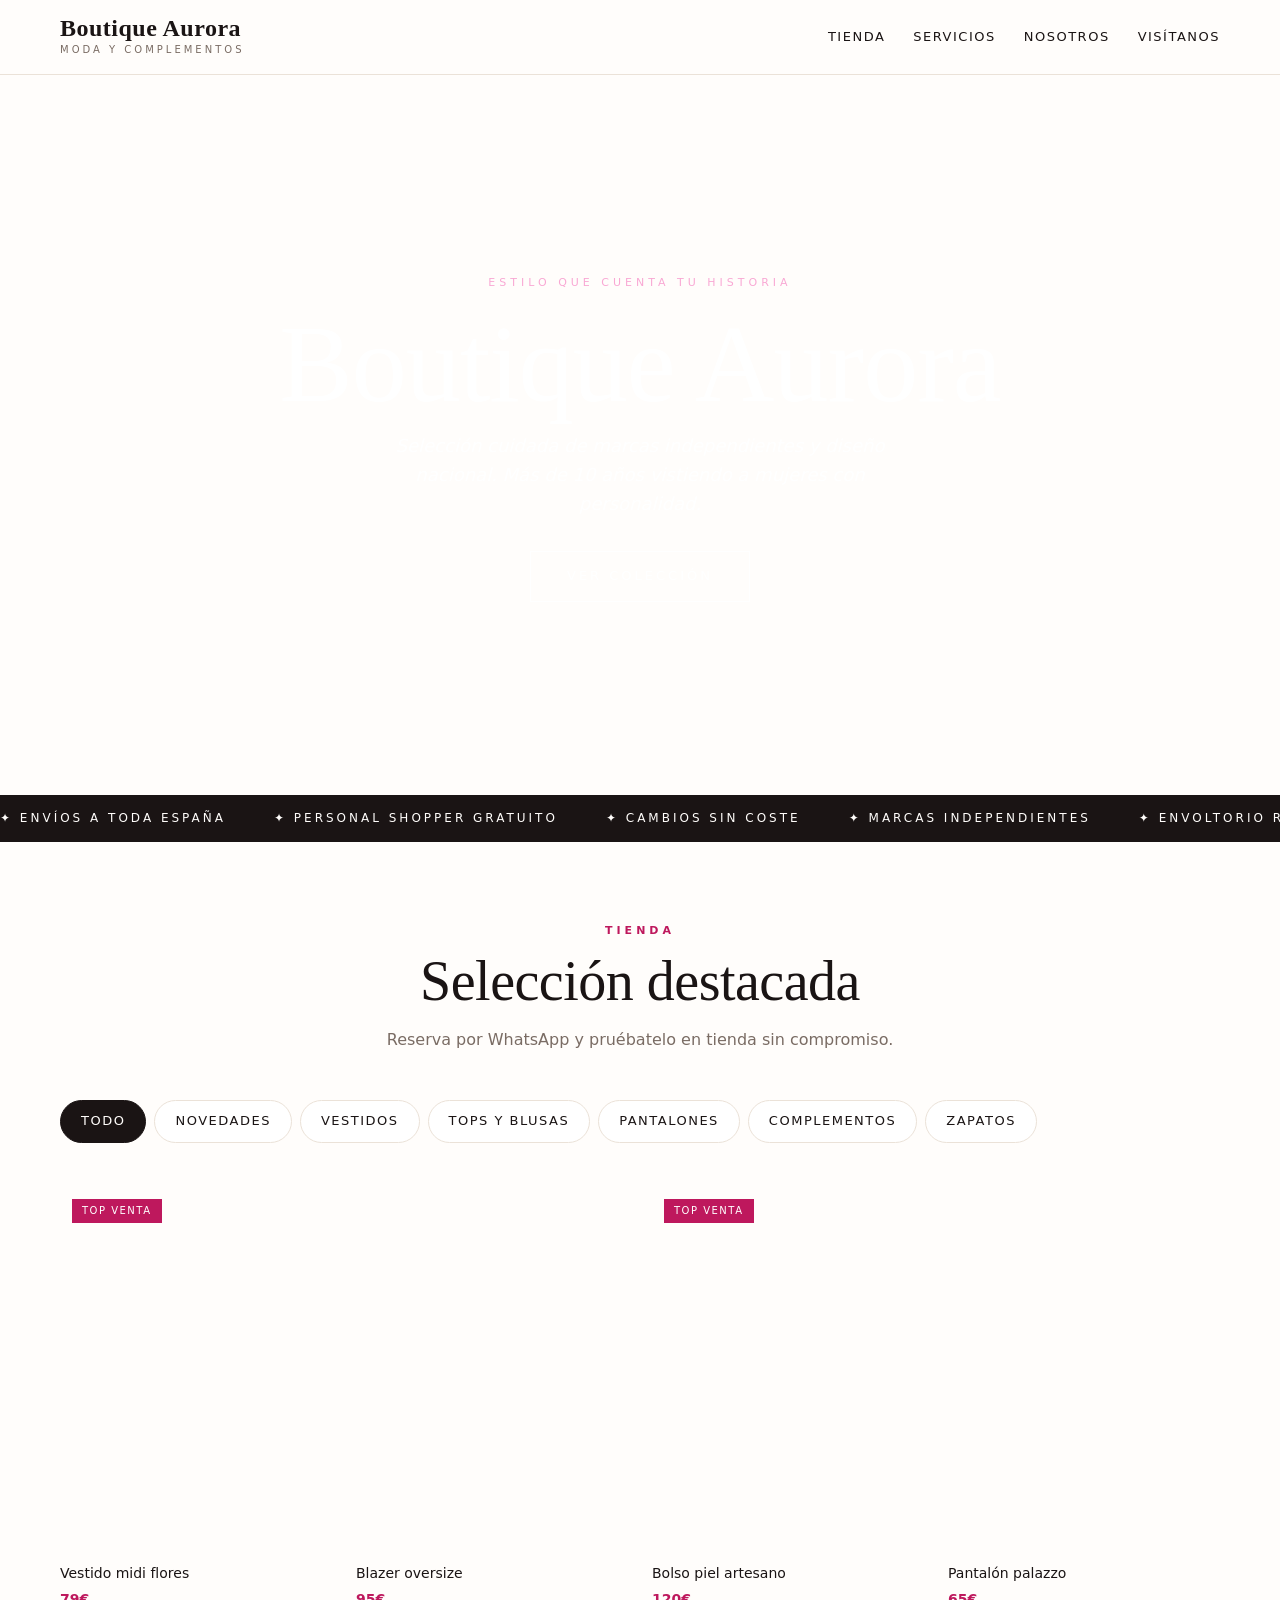
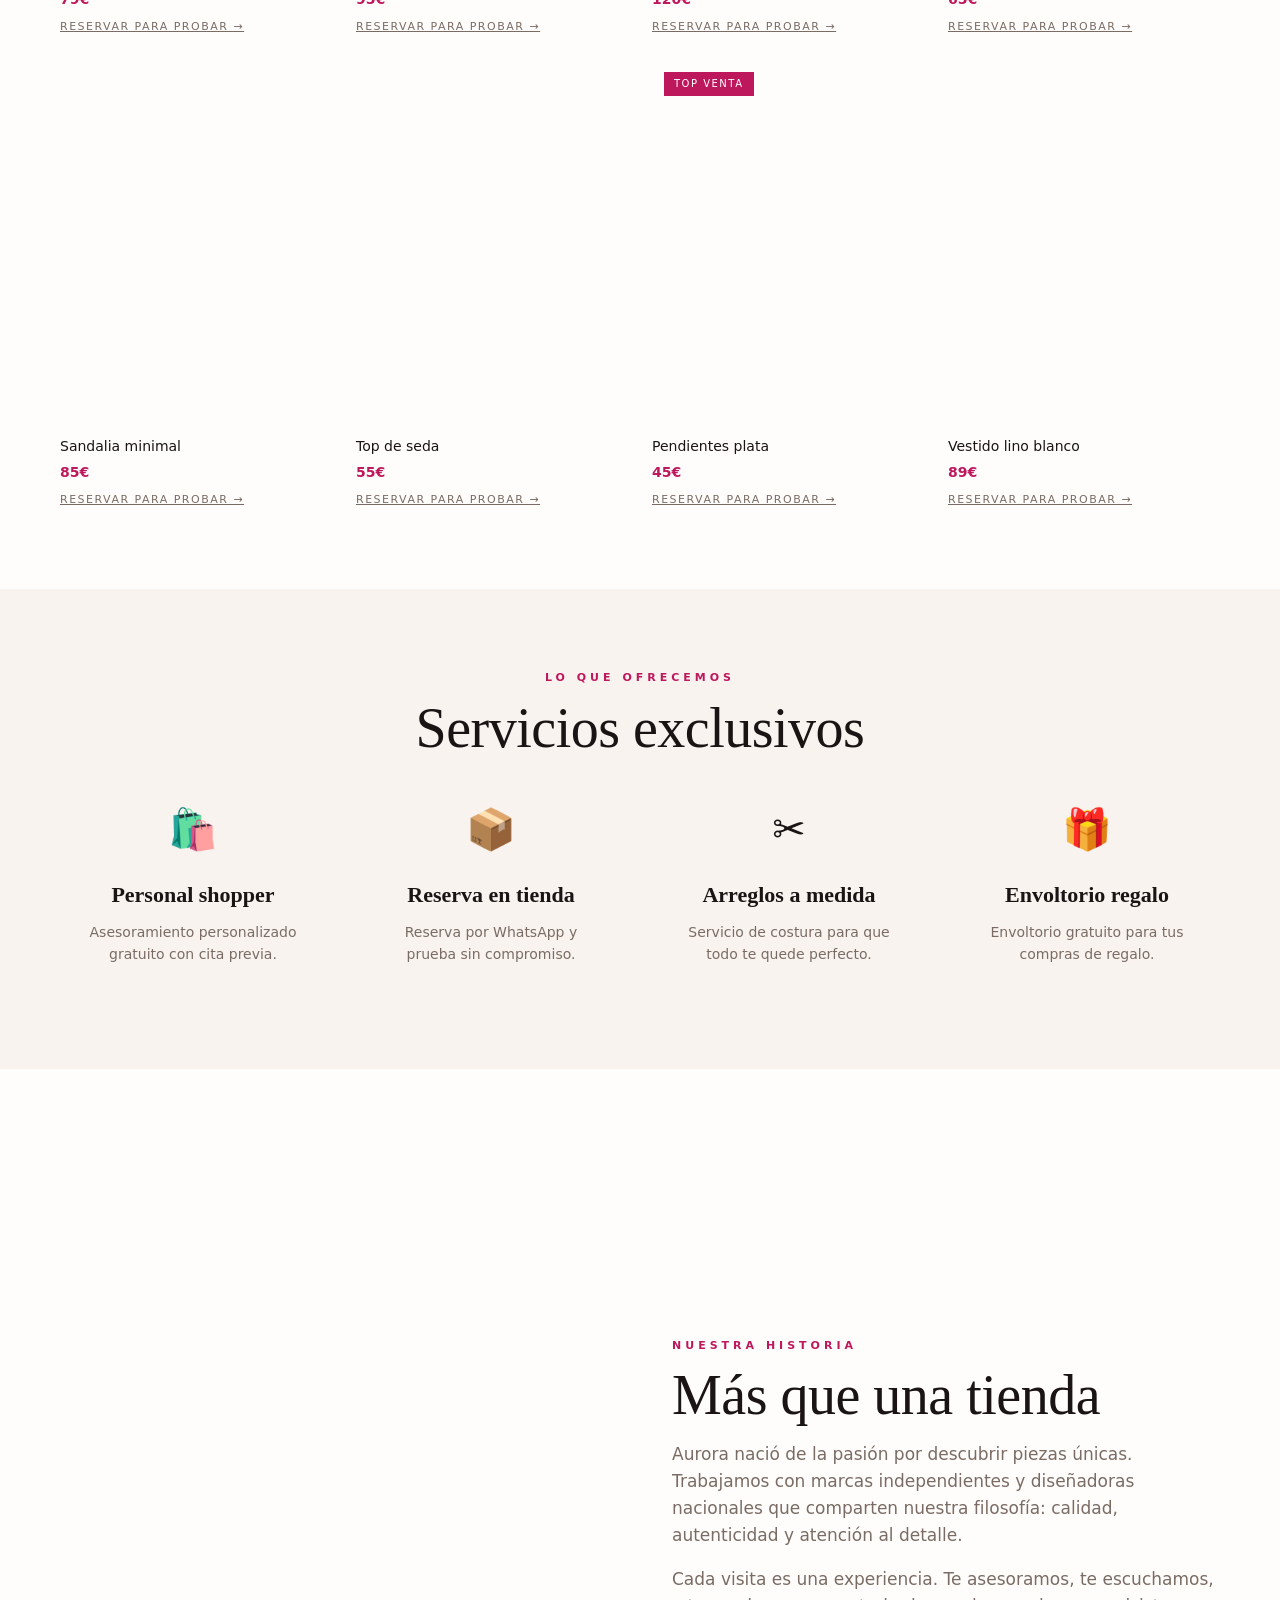
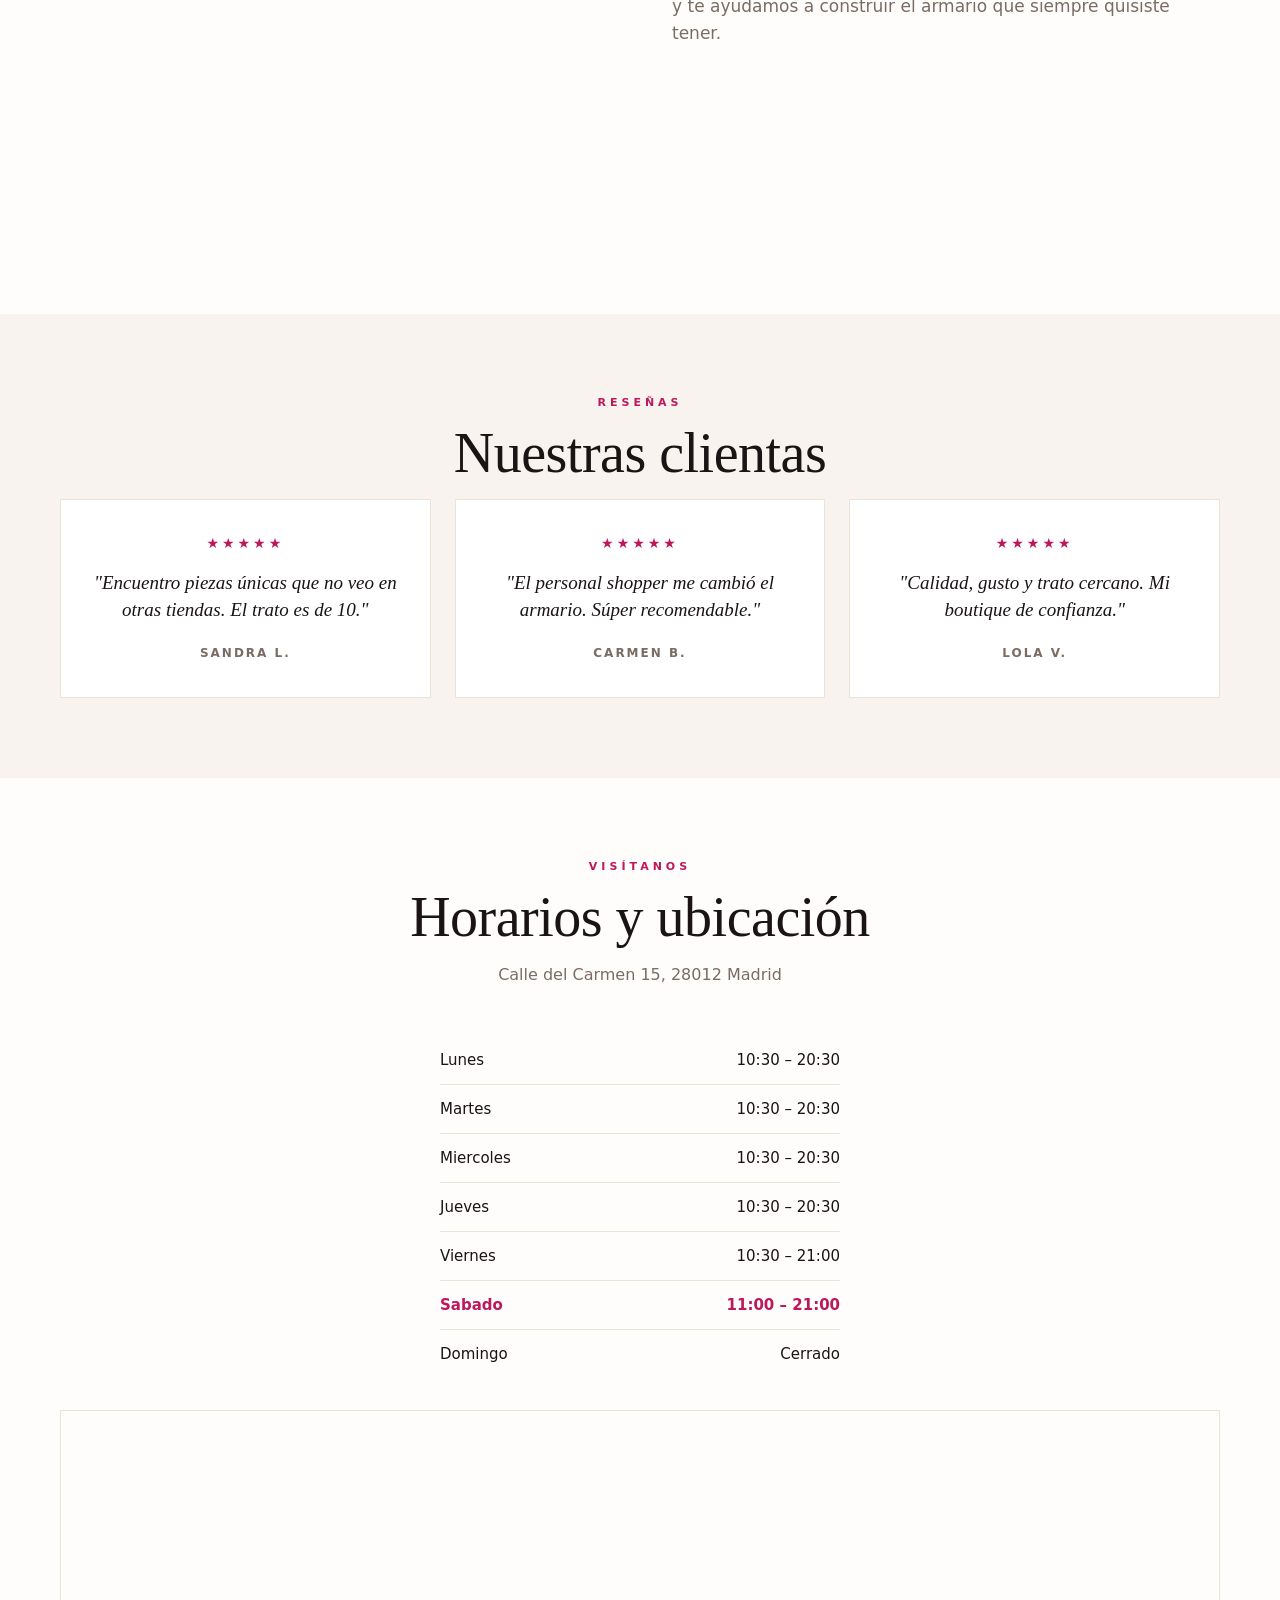
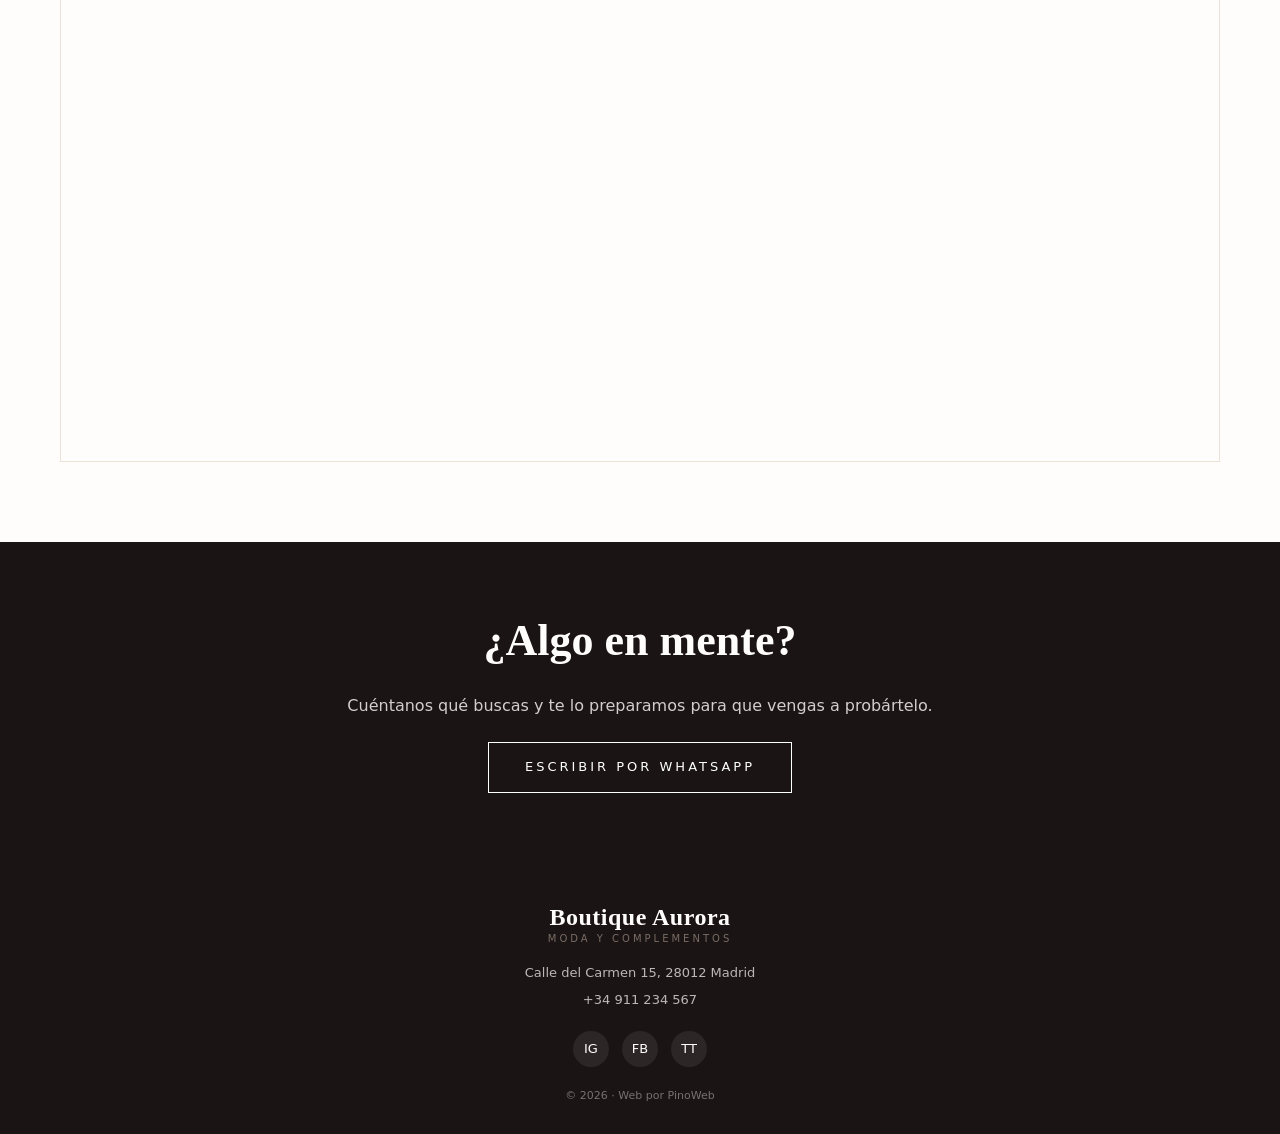
<file: templates/tienda/index.html>
<!DOCTYPE html>
<html lang="es">
<head>
<meta charset="UTF-8">
<meta name="viewport" content="width=device-width, initial-scale=1.0">
<title>Boutique Aurora · Moda</title>
<meta name="description" content="Tu boutique de confianza. Moda con personalidad en el centro de la ciudad.">

<!--
  ╔══════════════════════════════════════════════════════════════╗
  ║  CONFIGURACIÓN DEL NEGOCIO                                   ║
  ╚══════════════════════════════════════════════════════════════╝
-->

<script>
const CONFIG = {
  nombre: "Boutique Aurora",
  subtitulo: "Moda y complementos",
  eslogan: "Estilo que cuenta tu historia",
  descripcion: "Selección cuidada de marcas independientes y diseño nacional. Más de 10 años vistiendo a mujeres con personalidad.",

  telefono: "+34 911 234 567",
  whatsapp: "34600000000",
  email: "hola@boutiqueaurora.es",
  direccion: "Calle del Carmen 15, 28012 Madrid",
  mapaEmbed: "https://www.google.com/maps/embed?pb=!1m18!1m12!1m3!1d3037.7!2d-3.7099!3d40.4156!2m3!1f0!2f0!3f0!3m2!1i1024!2i768!4f13.1!3m3!1m2!1s0x0%3A0x0!2zNDDCsDI0JzU2LjIiTiAzwrA0MiczNS43Ilc!5e0!3m2!1ses!2ses!4v1234567890",

  horario: {
    lunes:     { abierto: true,  desde: "10:30", hasta: "20:30" },
    martes:    { abierto: true,  desde: "10:30", hasta: "20:30" },
    miercoles: { abierto: true,  desde: "10:30", hasta: "20:30" },
    jueves:    { abierto: true,  desde: "10:30", hasta: "20:30" },
    viernes:   { abierto: true,  desde: "10:30", hasta: "21:00" },
    sabado:    { abierto: true,  desde: "11:00", hasta: "21:00" },
    domingo:   { abierto: false }
  },

  // === CATEGORÍAS DE LA TIENDA ===
  categorias: ["Novedades", "Vestidos", "Tops y blusas", "Pantalones", "Complementos", "Zapatos"],

  // === PRODUCTOS DESTACADOS ===
  productos: [
    { nombre: "Vestido midi flores", precio: 79, categoria: "Vestidos", foto: "https://images.unsplash.com/photo-1572804013309-59a88b7e92f1?w=600&q=80", destacado: true },
    { nombre: "Blazer oversize",     precio: 95, categoria: "Tops y blusas", foto: "https://images.unsplash.com/photo-1591047139829-d91aecb6caea?w=600&q=80" },
    { nombre: "Bolso piel artesano", precio: 120, categoria: "Complementos", foto: "https://images.unsplash.com/photo-1584917865442-de89df76afd3?w=600&q=80", destacado: true },
    { nombre: "Pantalón palazzo",    precio: 65, categoria: "Pantalones", foto: "https://images.unsplash.com/photo-1594633312681-425c7b97ccd1?w=600&q=80" },
    { nombre: "Sandalia minimal",    precio: 85, categoria: "Zapatos", foto: "https://images.unsplash.com/photo-1543163521-1bf539c55dd2?w=600&q=80" },
    { nombre: "Top de seda",         precio: 55, categoria: "Tops y blusas", foto: "https://images.unsplash.com/photo-1564257631407-4deb1f99d992?w=600&q=80" },
    { nombre: "Pendientes plata",    precio: 45, categoria: "Complementos", foto: "https://images.unsplash.com/photo-1535632787350-4e68ef0ac584?w=600&q=80", destacado: true },
    { nombre: "Vestido lino blanco", precio: 89, categoria: "Vestidos", foto: "https://images.unsplash.com/photo-1496747611176-843222e1e57c?w=600&q=80" }
  ],

  // === SERVICIOS ===
  servicios: [
    { icono: "🛍️", titulo: "Personal shopper", descripcion: "Asesoramiento personalizado gratuito con cita previa." },
    { icono: "📦", titulo: "Reserva en tienda", descripcion: "Reserva por WhatsApp y prueba sin compromiso." },
    { icono: "✂️", titulo: "Arreglos a medida", descripcion: "Servicio de costura para que todo te quede perfecto." },
    { icono: "🎁", titulo: "Envoltorio regalo", descripcion: "Envoltorio gratuito para tus compras de regalo." }
  ],

  fotoHero: "https://images.unsplash.com/photo-1441984904996-e0b6ba687e04?w=1600&q=80",
  fotoSobre: "https://images.unsplash.com/photo-1567401893414-76b7b1e5a7a5?w=900&q=80",

  colorAccent: "#be185d",
  colorAccent2: "#f9a8d4",

  resenas: [
    { autor: "Sandra L.", estrellas: 5, texto: "Encuentro piezas únicas que no veo en otras tiendas. El trato es de 10." },
    { autor: "Carmen B.", estrellas: 5, texto: "El personal shopper me cambió el armario. Súper recomendable." },
    { autor: "Lola V.",   estrellas: 5, texto: "Calidad, gusto y trato cercano. Mi boutique de confianza." }
  ]
};
</script>

<style>
  * { box-sizing: border-box; margin: 0; padding: 0; }
  :root {
    --bg: #fffdfb;
    --surface: #fff;
    --surface-2: #f8f3ef;
    --text: #1a1414;
    --text-dim: #7a6c64;
    --accent: #be185d;
    --accent-2: #f9a8d4;
    --border: #ebe2d8;
    --serif: 'Cormorant Garamond', Georgia, serif;
  }
  html { scroll-behavior: smooth; }
  body {
    font-family: -apple-system, BlinkMacSystemFont, 'Segoe UI', system-ui, sans-serif;
    background: var(--bg); color: var(--text);
    line-height: 1.6; -webkit-font-smoothing: antialiased;
    padding-bottom: 80px;
  }
  img { max-width: 100%; display: block; }
  a { color: var(--accent); text-decoration: none; }
  .container { max-width: 1200px; margin: 0 auto; padding: 0 20px; }

  nav {
    position: sticky; top: 0; z-index: 50;
    background: rgba(255,253,251,0.95);
    backdrop-filter: blur(12px);
    border-bottom: 1px solid var(--border);
    padding: 16px 0;
  }
  nav .container { display: flex; justify-content: space-between; align-items: center; }
  .brand-name { font-family: var(--serif); font-weight: 600; font-size: 24px; letter-spacing: 0.5px; line-height: 1; }
  .brand-sub { font-size: 10px; color: var(--text-dim); text-transform: uppercase; letter-spacing: 3px; margin-top: 2px; }
  .nav-links { display: none; gap: 28px; }
  .nav-links a { color: var(--text); font-size: 13px; text-transform: uppercase; letter-spacing: 1.5px; font-weight: 500; }
  .nav-links a:hover { color: var(--accent); }
  @media (min-width: 768px) { .nav-links { display: flex; } }

  .hero {
    position: relative; min-height: 80vh;
    display: flex; align-items: center; justify-content: center;
    text-align: center; padding: 60px 20px; color: #fff;
    overflow: hidden;
  }
  .hero-bg {
    position: absolute; inset: 0;
    background-size: cover; background-position: center;
    filter: brightness(0.65);
    z-index: -1;
  }
  .hero-tag {
    display: inline-block;
    font-size: 11px;
    letter-spacing: 4px; text-transform: uppercase;
    margin-bottom: 20px; color: var(--accent-2);
  }
  .hero h1 {
    font-family: var(--serif);
    font-size: clamp(48px, 10vw, 110px);
    font-weight: 500; line-height: 0.95;
    letter-spacing: -1px;
    margin-bottom: 16px;
  }
  .hero p {
    font-size: clamp(15px, 2vw, 18px);
    max-width: 540px; margin: 0 auto 32px;
    font-style: italic;
  }
  .btn {
    display: inline-block;
    background: var(--accent); color: #fff;
    padding: 14px 36px; border-radius: 0;
    font-weight: 500; font-size: 13px;
    text-transform: uppercase; letter-spacing: 3px;
    transition: background 0.2s, transform 0.2s;
    border: none; cursor: pointer; font-family: inherit;
  }
  .btn:hover { background: #9d1654; }
  .btn-ghost { background: transparent; color: inherit; border: 1px solid currentColor; }
  .btn-ghost:hover { background: var(--accent); border-color: var(--accent); color: #fff; }
  .btn-outline-white { background: transparent; color: #fff; border: 1px solid #fff; }
  .btn-outline-white:hover { background: #fff; color: var(--text); }

  .strip {
    background: var(--text); color: var(--bg);
    padding: 14px 0; overflow: hidden;
  }
  .strip-track {
    display: flex; gap: 48px;
    font-size: 12px; text-transform: uppercase; letter-spacing: 3px;
    animation: scroll 30s linear infinite;
    white-space: nowrap;
  }
  @keyframes scroll {
    from { transform: translateX(0); }
    to { transform: translateX(-50%); }
  }

  section { padding: 80px 0; }
  .section-tag { color: var(--accent); font-size: 11px; letter-spacing: 4px; text-transform: uppercase; margin-bottom: 12px; font-weight: 600; }
  .section-title { font-family: var(--serif); font-size: clamp(36px, 5vw, 56px); font-weight: 500; letter-spacing: -0.5px; margin-bottom: 16px; line-height: 1.05; }
  .section-sub { color: var(--text-dim); max-width: 540px; margin-bottom: 48px; font-size: 16px; }
  .center { text-align: center; }
  .center .section-sub { margin-left: auto; margin-right: auto; }

  /* CATEGORÍAS PILL */
  .cat-pills {
    display: flex; gap: 8px; overflow-x: auto;
    padding-bottom: 12px; margin-bottom: 32px;
  }
  .cat-pill {
    flex-shrink: 0;
    background: var(--surface);
    border: 1px solid var(--border);
    padding: 10px 20px; border-radius: 100px;
    cursor: pointer; font-size: 13px;
    text-transform: uppercase; letter-spacing: 1.5px;
    color: var(--text); transition: all 0.2s;
  }
  .cat-pill:hover { border-color: var(--accent); color: var(--accent); }
  .cat-pill.active { background: var(--text); color: var(--bg); border-color: var(--text); }

  /* PRODUCTOS GRID */
  .productos-grid {
    display: grid;
    grid-template-columns: repeat(2, 1fr);
    gap: 16px;
  }
  @media (min-width: 768px) { .productos-grid { grid-template-columns: repeat(4, 1fr); gap: 24px; } }
  .producto { display: block; }
  .producto-foto {
    aspect-ratio: 3/4;
    background-size: cover; background-position: center;
    margin-bottom: 12px; position: relative;
    overflow: hidden;
  }
  .producto-foto::before {
    content: ''; position: absolute; inset: 0;
    background: rgba(0,0,0,0); transition: background 0.3s;
  }
  .producto:hover .producto-foto::before { background: rgba(0,0,0,0.1); }
  .producto-badge {
    position: absolute; top: 12px; left: 12px;
    background: var(--accent); color: #fff;
    padding: 4px 10px;
    font-size: 10px; text-transform: uppercase; letter-spacing: 1.5px;
  }
  .producto h4 { font-size: 14px; margin-bottom: 4px; font-weight: 500; }
  .producto .precio { color: var(--accent); font-weight: 600; font-size: 14px; }
  .producto-info-btn {
    display: block; margin-top: 8px;
    font-size: 11px; text-transform: uppercase; letter-spacing: 1.5px;
    color: var(--text-dim); text-decoration: underline;
  }

  /* SERVICIOS */
  .servicios-grid {
    display: grid;
    grid-template-columns: repeat(auto-fit, minmax(220px, 1fr));
    gap: 32px;
  }
  .servicio { text-align: center; padding: 24px; }
  .servicio-icon { font-size: 40px; margin-bottom: 16px; }
  .servicio h4 { font-family: var(--serif); font-size: 22px; margin-bottom: 8px; }
  .servicio p { color: var(--text-dim); font-size: 14px; }

  /* SOBRE NOSOTROS */
  .sobre-grid {
    display: grid;
    grid-template-columns: 1fr;
    gap: 48px; align-items: center;
  }
  @media (min-width: 768px) { .sobre-grid { grid-template-columns: 1fr 1fr; gap: 64px; } }
  .sobre-foto {
    aspect-ratio: 4/5;
    background-size: cover; background-position: center;
  }

  /* RESEÑAS */
  .resenas-grid {
    display: grid;
    grid-template-columns: repeat(auto-fit, minmax(280px, 1fr));
    gap: 24px;
  }
  .resena {
    background: var(--surface);
    padding: 32px;
    border: 1px solid var(--border);
    text-align: center;
  }
  .estrellas { color: var(--accent); font-size: 14px; margin-bottom: 16px; letter-spacing: 3px; }
  .resena p { font-style: italic; font-family: var(--serif); font-size: 19px; margin-bottom: 16px; line-height: 1.4; }
  .resena strong { color: var(--text-dim); font-size: 12px; font-weight: 600; text-transform: uppercase; letter-spacing: 2px; }

  /* HORARIO */
  .horario-tabla {
    max-width: 400px; margin: 0 auto;
  }
  .horario-row {
    display: flex; justify-content: space-between;
    padding: 12px 0;
    border-bottom: 1px solid var(--border);
    font-size: 15px;
  }
  .horario-row:last-child { border-bottom: 0; }
  .horario-row.hoy { color: var(--accent); font-weight: 600; }
  .horario-row span:first-child { text-transform: capitalize; }

  /* MAPA */
  .mapa-wrap {
    border-radius: 0;
    border: 1px solid var(--border);
    aspect-ratio: 16/9; margin-top: 32px;
    overflow: hidden;
  }
  .mapa-wrap iframe { width: 100%; height: 100%; border: 0; }

  /* CTA WHATSAPP */
  .cta-banner {
    background: var(--text); color: var(--bg);
    padding: 64px 20px; text-align: center;
  }
  .cta-banner h2 { font-family: var(--serif); font-size: clamp(32px, 5vw, 44px); margin-bottom: 16px; }
  .cta-banner p { opacity: 0.8; margin-bottom: 24px; }

  /* MODAL */
  .modal-overlay {
    position: fixed; inset: 0; z-index: 100;
    background: rgba(0,0,0,0.7);
    display: none; align-items: center; justify-content: center;
    padding: 20px;
  }
  .modal-overlay.active { display: flex; }
  .modal {
    background: var(--surface);
    max-width: 480px; width: 100%;
    padding: 32px;
    position: relative;
    max-height: 90vh; overflow-y: auto;
  }
  .modal-close {
    position: absolute; top: 12px; right: 12px;
    background: none; border: 0; font-size: 24px;
    cursor: pointer; color: var(--text);
    width: 36px; height: 36px;
  }
  .modal h3 { font-family: var(--serif); font-size: 28px; margin-bottom: 8px; }
  .modal .precio-modal { color: var(--accent); font-size: 22px; font-weight: 700; margin-bottom: 16px; }
  .modal-foto { aspect-ratio: 3/4; background-size: cover; background-position: center; margin-bottom: 20px; }
  .modal p { color: var(--text-dim); margin-bottom: 20px; }
  .modal .btn { width: 100%; }

  .sticky-cta {
    position: fixed; bottom: 0; left: 0; right: 0; z-index: 40;
    background: #fff;
    border-top: 1px solid var(--border);
    padding: 12px 16px;
    display: flex; gap: 8px;
    box-shadow: 0 -4px 12px rgba(0,0,0,0.05);
  }
  .sticky-cta .btn { flex: 1; padding: 14px; font-size: 12px; }
  .sticky-cta .btn-call {
    background: var(--surface-2); color: var(--text);
    flex: 0 0 60px;
  }
  @media (min-width: 900px) { .sticky-cta { display: none; } body { padding-bottom: 0; } }

  footer {
    background: var(--text); color: var(--bg);
    padding: 48px 0 24px; text-align: center;
  }
  footer .brand-name { color: var(--bg); }
  footer .brand-sub { color: var(--text-dim); }
  footer p { font-size: 13px; margin: 6px 0; opacity: 0.7; }
  footer .social { margin: 20px 0; }
  footer .social a {
    display: inline-block;
    width: 36px; height: 36px;
    background: rgba(255,255,255,0.08);
    border-radius: 50%;
    line-height: 36px;
    margin: 0 4px;
    color: var(--bg);
    font-size: 13px;
  }
  .legal { font-size: 11px; opacity: 0.4; margin-top: 16px; }
</style>
</head>
<body>

<nav>
  <div class="container">
    <div>
      <div class="brand-name" id="brand-name"></div>
      <div class="brand-sub" id="brand-sub"></div>
    </div>
    <div class="nav-links">
      <a href="#tienda">Tienda</a>
      <a href="#servicios">Servicios</a>
      <a href="#nosotros">Nosotros</a>
      <a href="#visitar">Visítanos</a>
    </div>
  </div>
</nav>

<header class="hero">
  <div class="hero-bg" id="hero-bg"></div>
  <div>
    <div class="hero-tag" id="hero-tag"></div>
    <h1 id="hero-name"></h1>
    <p id="hero-desc"></p>
    <a href="#tienda" class="btn btn-outline-white">Ver colección</a>
  </div>
</header>

<div class="strip">
  <div class="strip-track">
    <span>✦ Envíos a toda España</span>
    <span>✦ Personal shopper gratuito</span>
    <span>✦ Cambios sin coste</span>
    <span>✦ Marcas independientes</span>
    <span>✦ Envoltorio regalo</span>
    <span>✦ Envíos a toda España</span>
    <span>✦ Personal shopper gratuito</span>
    <span>✦ Cambios sin coste</span>
    <span>✦ Marcas independientes</span>
    <span>✦ Envoltorio regalo</span>
  </div>
</div>

<section id="tienda">
  <div class="container">
    <div class="center">
      <div class="section-tag">Tienda</div>
      <h2 class="section-title">Selección destacada</h2>
      <p class="section-sub">Reserva por WhatsApp y pruébatelo en tienda sin compromiso.</p>
    </div>
    <div class="cat-pills" id="cat-pills"></div>
    <div class="productos-grid" id="productos-grid"></div>
  </div>
</section>

<section id="servicios" style="background: var(--surface-2);">
  <div class="container">
    <div class="center">
      <div class="section-tag">Lo que ofrecemos</div>
      <h2 class="section-title">Servicios exclusivos</h2>
    </div>
    <div class="servicios-grid" id="servicios-grid"></div>
  </div>
</section>

<section id="nosotros">
  <div class="container">
    <div class="sobre-grid">
      <div class="sobre-foto" id="sobre-foto"></div>
      <div>
        <div class="section-tag">Nuestra historia</div>
        <h2 class="section-title">Más que una tienda</h2>
        <p style="margin-bottom: 16px; color: var(--text-dim); font-size: 17px;">Aurora nació de la pasión por descubrir piezas únicas. Trabajamos con marcas independientes y diseñadoras nacionales que comparten nuestra filosofía: calidad, autenticidad y atención al detalle.</p>
        <p style="color: var(--text-dim); font-size: 17px;">Cada visita es una experiencia. Te asesoramos, te escuchamos, y te ayudamos a construir el armario que siempre quisiste tener.</p>
      </div>
    </div>
  </div>
</section>

<section style="background: var(--surface-2);">
  <div class="container">
    <div class="center">
      <div class="section-tag">Reseñas</div>
      <h2 class="section-title">Nuestras clientas</h2>
    </div>
    <div class="resenas-grid" id="resenas-grid"></div>
  </div>
</section>

<section id="visitar">
  <div class="container">
    <div class="center">
      <div class="section-tag">Visítanos</div>
      <h2 class="section-title">Horarios y ubicación</h2>
      <p class="section-sub" id="ubicacion-direccion"></p>
    </div>
    <div class="horario-tabla" id="horario-tabla"></div>
    <div class="mapa-wrap"><iframe id="mapa-iframe" loading="lazy"></iframe></div>
  </div>
</section>

<div class="cta-banner">
  <div class="container">
    <h2>¿Algo en mente?</h2>
    <p>Cuéntanos qué buscas y te lo preparamos para que vengas a probártelo.</p>
    <a href="#" id="cta-whatsapp" class="btn btn-outline-white" target="_blank">Escribir por WhatsApp</a>
  </div>
</div>

<footer>
  <div class="container">
    <div class="brand-name" id="footer-name"></div>
    <div class="brand-sub" id="footer-sub"></div>
    <p id="footer-direccion" style="margin-top: 16px;"></p>
    <p id="footer-telefono"></p>
    <div class="social">
      <a href="#" aria-label="Instagram">IG</a>
      <a href="#" aria-label="Facebook">FB</a>
      <a href="#" aria-label="TikTok">TT</a>
    </div>
    <p class="legal">© <span id="year"></span> · Web por <a href="../../" style="color:inherit;">PinoWeb</a></p>
  </div>
</footer>

<div class="sticky-cta">
  <a href="#" class="btn btn-call" id="sticky-call">📞</a>
  <a href="#" class="btn" id="sticky-wa">WhatsApp</a>
</div>

<div class="modal-overlay" id="modal-overlay">
  <div class="modal">
    <button class="modal-close" id="modal-close">×</button>
    <div class="modal-foto" id="modal-foto"></div>
    <h3 id="modal-nombre"></h3>
    <div class="precio-modal" id="modal-precio"></div>
    <p>Reserva esta prenda por WhatsApp y te la tenemos lista para probártela cuando vengas a la tienda.</p>
    <a href="#" id="modal-whatsapp" class="btn" target="_blank">Reservar en tienda</a>
  </div>
</div>

<script>
(function() {
  document.title = CONFIG.nombre + " · " + CONFIG.subtitulo;
  ['brand-name','footer-name'].forEach(id => document.getElementById(id).textContent = CONFIG.nombre);
  ['brand-sub','footer-sub'].forEach(id => document.getElementById(id).textContent = CONFIG.subtitulo);
  document.getElementById('hero-tag').textContent = CONFIG.eslogan;
  document.getElementById('hero-name').textContent = CONFIG.nombre;
  document.getElementById('hero-desc').textContent = CONFIG.descripcion;
  document.getElementById('hero-bg').style.backgroundImage = `url('${CONFIG.fotoHero}')`;
  document.getElementById('sobre-foto').style.backgroundImage = `url('${CONFIG.fotoSobre}')`;
  document.getElementById('footer-direccion').textContent = CONFIG.direccion;
  document.getElementById('footer-telefono').textContent = CONFIG.telefono;
  document.getElementById('ubicacion-direccion').textContent = CONFIG.direccion;
  document.getElementById('mapa-iframe').src = CONFIG.mapaEmbed;
  document.getElementById('year').textContent = new Date().getFullYear();
  document.getElementById('sticky-call').href = "tel:" + CONFIG.telefono.replace(/\s/g, '');

  const waBase = `https://wa.me/${CONFIG.whatsapp}?text=`;
  document.getElementById('sticky-wa').href = waBase + encodeURIComponent(`Hola! Quería preguntar por...`);
  document.getElementById('cta-whatsapp').href = waBase + encodeURIComponent(`Hola ${CONFIG.nombre}, me gustaría preguntar por...`);

  const root = document.documentElement;
  root.style.setProperty('--accent', CONFIG.colorAccent);
  root.style.setProperty('--accent-2', CONFIG.colorAccent2);

  // Categorías pills
  const cp = document.getElementById('cat-pills');
  const allPill = document.createElement('div');
  allPill.className = 'cat-pill active'; allPill.textContent = 'Todo';
  allPill.dataset.cat = '';
  cp.appendChild(allPill);
  CONFIG.categorias.forEach(c => {
    const p = document.createElement('div');
    p.className = 'cat-pill'; p.textContent = c; p.dataset.cat = c;
    cp.appendChild(p);
  });

  // Productos
  function renderProductos(filtro) {
    const pg = document.getElementById('productos-grid');
    pg.innerHTML = '';
    const lista = filtro ? CONFIG.productos.filter(p => p.categoria === filtro) : CONFIG.productos;
    lista.forEach(p => {
      const d = document.createElement('div');
      d.className = 'producto';
      d.innerHTML = `
        <div class="producto-foto" style="background-image:url('${p.foto}')">
          ${p.destacado ? '<span class="producto-badge">Top venta</span>' : ''}
        </div>
        <h4>${p.nombre}</h4>
        <div class="precio">${p.precio}€</div>
        <span class="producto-info-btn">Reservar para probar →</span>
      `;
      d.addEventListener('click', () => abrirModal(p));
      pg.appendChild(d);
    });
  }
  renderProductos('');

  document.querySelectorAll('.cat-pill').forEach(p => {
    p.addEventListener('click', () => {
      document.querySelectorAll('.cat-pill').forEach(x => x.classList.remove('active'));
      p.classList.add('active');
      renderProductos(p.dataset.cat);
    });
  });

  // Servicios
  const sg = document.getElementById('servicios-grid');
  CONFIG.servicios.forEach(s => {
    const d = document.createElement('div');
    d.className = 'servicio';
    d.innerHTML = `
      <div class="servicio-icon">${s.icono}</div>
      <h4>${s.titulo}</h4>
      <p>${s.descripcion}</p>
    `;
    sg.appendChild(d);
  });

  // Reseñas
  const rg = document.getElementById('resenas-grid');
  CONFIG.resenas.forEach(r => {
    const d = document.createElement('div');
    d.className = 'resena';
    d.innerHTML = `
      <div class="estrellas">${'★'.repeat(r.estrellas)}</div>
      <p>"${r.texto}"</p>
      <strong>${r.autor}</strong>
    `;
    rg.appendChild(d);
  });

  // Horario
  const ht = document.getElementById('horario-tabla');
  const dias = ['lunes','martes','miercoles','jueves','viernes','sabado','domingo'];
  const diasN = ['domingo','lunes','martes','miercoles','jueves','viernes','sabado'];
  const hoy = diasN[new Date().getDay()];
  dias.forEach(d => {
    const h = CONFIG.horario[d];
    const row = document.createElement('div');
    row.className = 'horario-row' + (d === hoy ? ' hoy' : '');
    row.innerHTML = `
      <span>${d}</span>
      <span>${h.abierto ? `${h.desde} – ${h.hasta}` : 'Cerrado'}</span>
    `;
    ht.appendChild(row);
  });
})();

// Modal producto
function abrirModal(p) {
  document.getElementById('modal-foto').style.backgroundImage = `url('${p.foto}')`;
  document.getElementById('modal-nombre').textContent = p.nombre;
  document.getElementById('modal-precio').textContent = `${p.precio}€`;
  const msg = encodeURIComponent(
    `Hola ${CONFIG.nombre}! Me gustaría reservar:\n\n` +
    `🛍️ ${p.nombre}\n💰 ${p.precio}€\n\n` +
    `¿Tenéis disponibilidad para probármelo?`
  );
  document.getElementById('modal-whatsapp').href = `https://wa.me/${CONFIG.whatsapp}?text=${msg}`;
  document.getElementById('modal-overlay').classList.add('active');
}
document.getElementById('modal-close').addEventListener('click', () => {
  document.getElementById('modal-overlay').classList.remove('active');
});
document.getElementById('modal-overlay').addEventListener('click', e => {
  if (e.target.id === 'modal-overlay') e.target.classList.remove('active');
});
</script>

</body>
</html>
</file>
